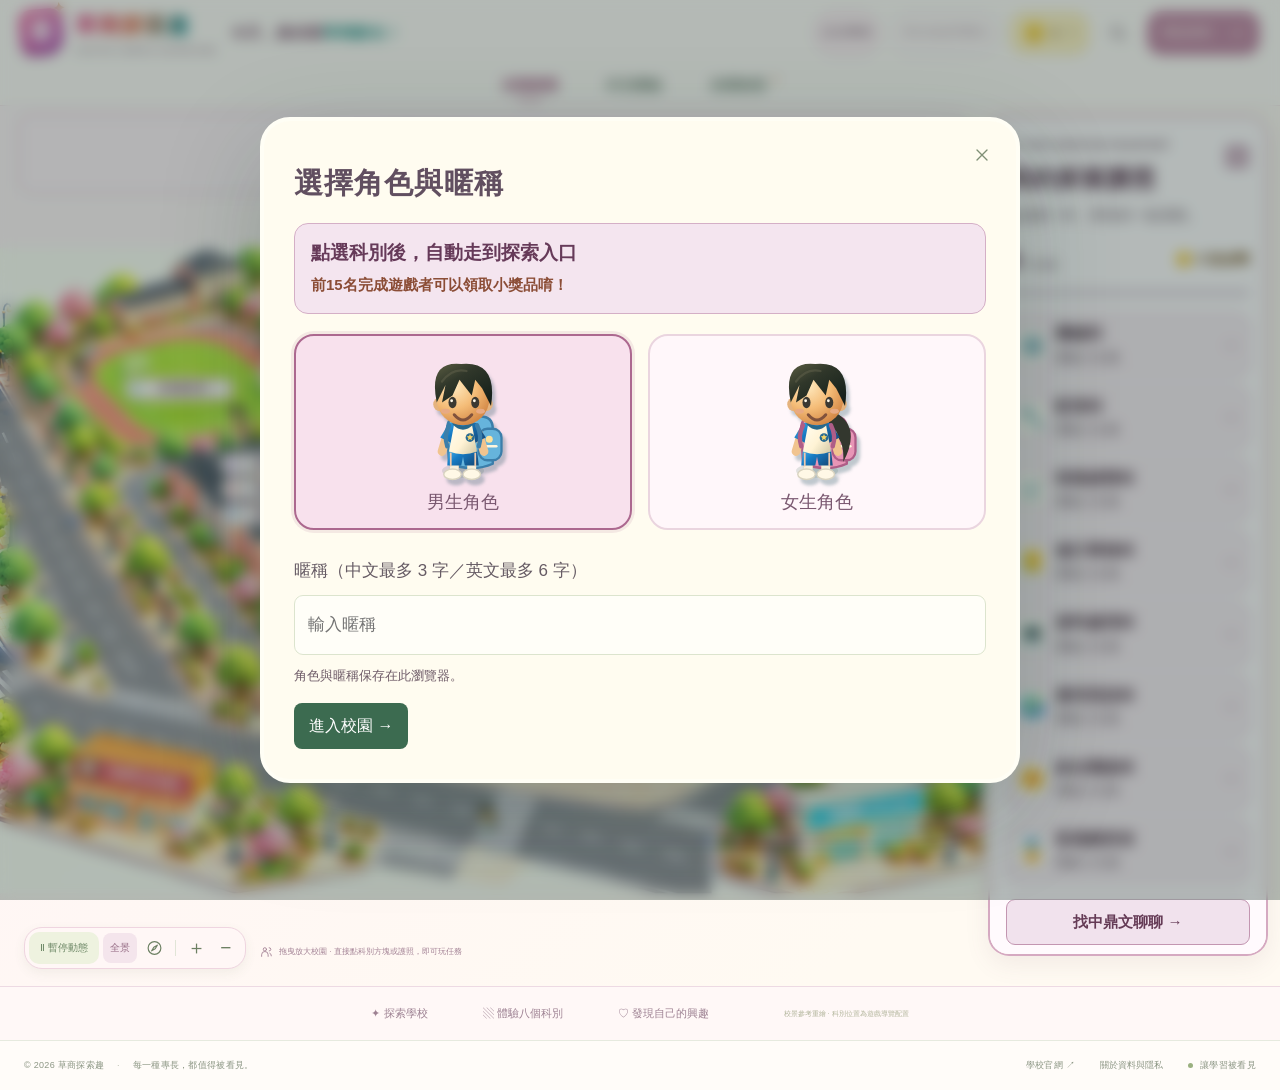
<file: index.html>
<!DOCTYPE html>
<html lang="zh-Hant">
<head>
<meta charset="UTF-8"><meta name="viewport" content="width=device-width, initial-scale=1.0">
<meta name="theme-color" content="#fff3f7"><title>草商探索趣｜今天，換你當草商新生！</title>
<link rel="icon" type="image/svg+xml" href="assets/campus-favicon.svg">
<link rel="preload" as="image" href="assets/campus-macaron.png?v=iron-roofs2-pavilion">
<link rel="preload" as="image" href="assets/groundskeeper-cat.png">
<link rel="stylesheet" href="assets/campus.css">
<link rel="stylesheet" href="assets/campus-layout.css?v=supporter-original1">
<link rel="stylesheet" href="assets/data-processing-intro.css?v=shared-photos2">
<link rel="stylesheet" href="assets/campus-player.css?v=restart-round1">
<link rel="stylesheet" href="assets/campus-rewards.css?v=gas-clear1">
</head>
<body>
<svg class="icon-library" aria-hidden="true"><defs>
<symbol id="i-compass" viewBox="0 0 24 24"><circle cx="12" cy="12" r="9"/><path d="m16 8-3 5-5 3 3-5z"/></symbol>
<symbol id="i-search" viewBox="0 0 24 24"><circle cx="10.5" cy="10.5" r="6.5"/><path d="m16 16 4 4"/></symbol>
<symbol id="i-arrow" viewBox="0 0 24 24"><path d="M5 12h14m-5-5 5 5-5 5"/></symbol>
<symbol id="i-close" viewBox="0 0 24 24"><path d="m6 6 12 12M18 6 6 18"/></symbol>
<symbol id="i-pin" viewBox="0 0 24 24"><path d="M19 10c0 5-7 11-7 11S5 15 5 10a7 7 0 1 1 14 0Z"/><circle cx="12" cy="10" r="2"/></symbol>
<symbol id="i-book" viewBox="0 0 24 24"><path d="M12 5v15M3 4c4-1 6 0 9 2 3-2 5-3 9-2v14c-4-1-6 0-9 2-3-2-5-3-9-2Z"/></symbol>
<symbol id="i-signal" viewBox="0 0 24 24"><path d="M5 19v-4m7 4V9m7 10V3"/></symbol>
<symbol id="i-settings" viewBox="0 0 24 24"><path d="M4 7h16M4 17h16"/><circle cx="9" cy="7" r="3"/><circle cx="15" cy="17" r="3"/></symbol>
<symbol id="i-people" viewBox="0 0 24 24"><circle cx="9" cy="8" r="3"/><path d="M3 21v-3a6 6 0 0 1 12 0v3m2-16a3 3 0 0 1 0 6m1 4a5 5 0 0 1 3 5"/></symbol>
<symbol id="i-leaf" viewBox="0 0 24 24"><path d="M20 3C8 2 2 8 6 15c7 5 14-1 14-12ZM4 21 15 9"/></symbol>
<symbol id="i-grid" viewBox="0 0 24 24"><rect x="3" y="3" width="7" height="7" rx="2"/><rect x="14" y="3" width="7" height="7" rx="2"/><rect x="3" y="14" width="7" height="7" rx="2"/><rect x="14" y="14" width="7" height="7" rx="2"/></symbol>
<symbol id="i-clock" viewBox="0 0 24 24"><circle cx="12" cy="12" r="9"/><path d="M12 7v5l3 2"/></symbol>
<symbol id="i-award" viewBox="0 0 24 24"><circle cx="12" cy="8" r="5"/><path d="m8 12-2 9 6-3 6 3-2-9"/></symbol>
</defs></svg>
<header class="header">
<div class="header-identity"><a href="./" class="brand" aria-label="草商探索趣首頁"><span class="brand-mark">草<span>✦</span></span><span><span class="brand-name">草商探索趣</span><small>CAOTUN CAMPUS ADVENTURE</small></span></a><h1 class="header-slogan">今天，換你當<span>草商新生！</span></h1></div>
<nav aria-label="主要導覽"><button class="nav-btn active" data-view="map">校園樂園</button><button class="nav-btn" data-view="courses">科別體驗</button><button class="nav-btn" data-view="activity">校園動態 <span class="nav-dot"></span></button></nav>
<div class="header-right"><button id="quest-wallet" class="quest-wallet" aria-label="查看金幣與獎品小舖">🪙 0 / 8</button><span class="demo-pill"><i></i><span id="data-mode">示範動態模式</span></span><button class="icon-btn search-toggle" aria-label="搜尋科別"><svg><use href="#i-search"/></svg></button><button class="visit-btn" id="visit">開始探索 <svg><use href="#i-arrow"/></svg></button></div>
</header>
<main>
<section class="map-page" id="map-page">
<div class="player-walk-guide"><span aria-hidden="true">👣</span><div><strong>點選科別後，自動走到探索入口</strong><small>前15名完成遊戲者可以領取小獎品唷！</small></div></div>
<div id="map-viewport" class="map-viewport" aria-label="可拖曳、縮放與選取的立體校園地圖"><svg id="campus-map" viewBox="0 0 1240 815" role="group" aria-label="草商探索趣互動地圖"><defs><linearGradient id="student-skin" x1="0" y1="0" x2=".85" y2="1"><stop stop-color="#ffe5b8"/><stop offset=".55" stop-color="#efbf83"/><stop offset="1" stop-color="#d89d65"/></linearGradient><linearGradient id="student-hair" x2="1" y2="1"><stop stop-color="#575749"/><stop offset=".5" stop-color="#2c3029"/><stop offset="1" stop-color="#1f251f"/></linearGradient><linearGradient id="uniform-blue" x2="1" y2="1"><stop stop-color="#307eac"/><stop offset="1" stop-color="#1b537b"/></linearGradient><filter id="shadow" x="-40%" y="-50%" width="180%" height="230%"><feGaussianBlur stdDeviation="12"/></filter><filter id="soft-shadow" x="-50%" y="-50%" width="200%" height="230%"><feDropShadow dx="0" dy="7" stdDeviation="5" flood-color="#356855" flood-opacity=".16"/></filter><linearGradient id="water" x2="0" y2="1"><stop stop-color="#d2e9e5"/><stop offset="1" stop-color="#c3e1db"/></linearGradient><pattern id="water-grid" width="55" height="32" patternUnits="userSpaceOnUse"><path d="M23 17q6 3 12 0" stroke="#86bdb1" stroke-width="1" fill="none" opacity=".24"/></pattern></defs><g id="map-world"></g></svg></div>
<div class="map-caption"><span class="tiny-orbit"></span>每個科別，都有新的可能<span class="caption-line"></span><span>點選科別方塊，開始體驗</span></div>
<aside class="passport-panel" id="passport-panel" aria-label="探索護照"></aside><aside class="live-panel" hidden><div class="panel-top"><div><span class="eyebrow">CAMPUS HAPPENINGS</span><h2>校園裡，正在發生</h2></div><span class="pulse-label"><i></i><span id="live-label">DEMO</span></span></div><div class="panel-tabs"><button class="active" data-feed="all">最新動態</button><button data-feed="event">活動消息</button></div><div id="feed-list" aria-live="polite"></div><button class="all-activity" data-view="activity">看看校園的大小事 <svg><use href="#i-arrow"/></svg></button><div class="bot-note"><span class="bot-face">▣</span><span>TA bot 的校園觀測站<small id="bot-note">示範動態 · 尚未連接 Discord</small></span><button class="icon-btn" id="connect-bot" aria-label="設定 TA bot 資料來源"><svg><use href="#i-settings"/></svg></button></div></aside>
<div class="map-controls"><button id="toggle-walk" class="walk-toggle" aria-pressed="false">Ⅱ 暫停散步</button><button id="map-fit" class="map-fit" aria-label="查看完整校園全景">全景</button><button class="icon-btn" id="reset-map" aria-label="重設地圖視角"><svg><use href="#i-compass"/></svg></button><span></span><button class="icon-btn" id="zoom-in" aria-label="放大地圖">＋</button><button class="icon-btn" id="zoom-out" aria-label="縮小地圖">−</button></div>
<div class="map-hint"><svg><use href="#i-people"/></svg>拖曳放大校園 · 直接點科別方塊或護照，即可玩任務</div>
<div class="campus-guide"><span>你的探索起點</span><b>還沒想好方向？</b><button id="random-department">幫我選個科別 <svg><use href="#i-arrow"/></svg></button><span class="guide-flower">✿</span></div>
</section>
<section id="content-page" class="content-page" hidden></section>
<section class="stats-bar" hidden aria-label="校園示範統計"><div class="stats-intro"><span class="small-logo">✳</span><div>校園的每一天，<br><b>都有新的成長。</b></div></div><div class="stat"><span><svg><use href="#i-grid"/></svg>探索科別</span><strong>08<small>科</small></strong></div><div class="stat"><span><svg><use href="#i-people"/></svg>本週互動次數</span><strong id="stat-interactions">1,286<small>次</small></strong></div><div class="stat"><span><svg><use href="#i-book"/></svg>進行中的學習活動</span><strong id="stat-activities">12<small>項</small></strong></div><div class="stat"><span><svg><use href="#i-award"/></svg>本月證照學習里程碑</span><strong id="stat-milestones">38<small>筆</small></strong></div><span class="stats-label" id="stats-label">校園動態為示範數據</span></section>
<section class="adventure-promise"><span>✦ 探索學校</span><span>▧ 體驗八個科別</span><span>♡ 發現自己的興趣</span><small>校景參考重繪 · 科別位置為遊戲導覽配置</small></section>
</main>
<footer><span>© <span id="year"></span> 草商探索趣 <span class="footer-dot">·</span> 每一種專長，都值得被看見。</span><div><a href="https://www.ttvs.ntct.edu.tw/" target="_blank" rel="noopener noreferrer">學校官網 ↗</a><button id="source-info">關於資料與隱私</button><span class="built-with"><i></i>讓學習被看見</span></div></footer>
<div class="modal-backdrop" id="modal-backdrop" hidden><section class="dialog" id="dialog" role="dialog" aria-modal="true" aria-labelledby="dialog-title" tabindex="-1"></section></div>
<div class="toast" id="toast" role="status" hidden></div>
<script src="assets/curriculum-data.js" defer></script>
<script src="assets/campus-life.js?v=header-supporter3d1" defer></script>
<script src="assets/reward-config.js?v=gas-clear1" defer></script>
<script src="assets/campus-rewards.js?v=gas-clear1" defer></script>
<script src="assets/campus-quests.js?v=gas-clear1" defer></script>
<script src="assets/campus-art.js" defer></script>
<script src="assets/campus-map.js?v=header-supporter3d1" defer></script>
<script src="assets/campus-navigation.js?v=header-supporter3d1" defer></script>
<script src="assets/campus-visitor.js?v=supporter-cutout1" defer></script>
<script src="assets/campus-missions.js?v=backpack-player1" defer></script>
<script src="assets/campus-guides.js?v=readable1" defer></script>
<script src="assets/data-processing-intro.js?v=shared-photos2" defer></script>
<script src="assets/business-management-intro.js?v=business-photos1" defer></script>
<script src="assets/campus-player.js?v=restart-round1" defer></script>
<script src="assets/campus-gestures.js?v=pinch-review2" defer></script>
<script src="assets/campus-app.js?v=gas-clear1" defer></script>
</body></html>
</file>
<file: assets/campus.css>
:root{--ink:#263d36;--muted:#7d8c83;--green:#2c6a50;--line:#e4e9df;--cream:#fbfcf6;--orange:#e69b67}*{box-sizing:border-box}body{margin:0;color:var(--ink);background:#fbfcf7;font-family:Inter,"Noto Sans TC","PingFang TC","Microsoft JhengHei",sans-serif;font-size:14px;-webkit-font-smoothing:antialiased}button,a,input{font:inherit}button,a{-webkit-tap-highlight-color:transparent}button{cursor:pointer}a{color:inherit;text-decoration:none}button{color:inherit}button:focus-visible,a:focus-visible,[role=button]:focus-visible,input:focus-visible{outline:3px solid #d4a45c;outline-offset:4px}button{border:0;background:none}svg{width:20px;height:20px;fill:none;stroke:currentColor;stroke-width:1.65;stroke-linecap:round;stroke-linejoin:round;flex-shrink:0}[hidden]{display:none!important}.icon-library{position:absolute;width:0;height:0;overflow:hidden}.header{height:96px;display:flex;align-items:center;justify-content:space-between;padding:0 4.2%;border-bottom:1px solid #e5e9de;background:#fcfcf7;position:relative;z-index:5}.brand{display:flex;gap:12px;align-items:center;font-weight:800;font-size:23px;letter-spacing:1px}.brand small{display:block;font-size:8px;font-weight:600;letter-spacing:2.1px;margin-top:6px}.brand-mark{width:43px;height:47px;background:#33674f;color:#fcf7da;display:grid;place-items:center;font-size:28px;position:relative;transform:rotate(-5deg);border-radius:13px 15px 17px 12px}.brand-mark span{position:absolute;font-size:15px;right:-6px;top:-8px;color:#d8a563}.header nav{height:100%;display:flex;gap:33px;align-items:stretch;margin-left:38px}.nav-btn{position:relative;color:#829085;font-size:14px;font-weight:600;padding:0 4px}.nav-btn.active{color:#2a624a}.nav-btn.active:after{position:absolute;content:'';bottom:22px;left:30%;right:30%;height:3px;border-radius:3px;background:#387655}.nav-dot{display:inline-block;width:5px;height:5px;background:#dca078;border-radius:50%;margin-bottom:8px;margin-left:3px}.header-right{display:flex;gap:18px;align-items:center}.demo-pill{font-size:11px;display:flex;align-items:center;gap:6px;color:#7c886e}.demo-pill i,.pulse-label i,.built-with i{width:6px;height:6px;background:#74a482;border-radius:50%;display:inline-block}.icon-btn{display:grid;place-items:center;width:34px;height:34px;border-radius:8px}.icon-btn:hover{background:#edf1e7}.visit-btn{background:#2f644d;color:#fffef3;padding:12px 16px;display:flex;align-items:center;gap:18px;border-radius:8px;font-size:12px}.visit-btn svg{width:15px}.map-page{height:748px;position:relative;overflow:hidden;background:radial-gradient(ellipse at 43% 48%,#dfede4 0,#ecf2e9 54%,#f3f4eb 100%)}.map-page:after{content:'';position:absolute;inset:0;pointer-events:none;background:radial-gradient(ellipse at 55% 20%,transparent 30%,#f0f3e52a 70%)}.intro{position:absolute;z-index:2;top:47px;left:4.2%;pointer-events:none}.eyebrow{font-size:10px;letter-spacing:2.5px;font-weight:650;color:#7c917f}.intro .eyebrow{display:flex;align-items:center;gap:8px;letter-spacing:3px}.eyebrow>span{width:17px;height:1px;background:#748b72}.intro h1{font-size:43px;line-height:1.5;letter-spacing:2px;margin:19px 0 17px;font-weight:800;position:relative}.intro h1 span{color:#387052;position:relative;white-space:nowrap}.intro h1 span:after{content:'';height:9px;background:#d6deb5b3;position:absolute;bottom:1px;left:0;right:0;border-radius:50%;z-index:-1}.hero-star{position:absolute;width:26px;height:26px;right:-21px;top:62px;color:#be9c62;stroke-width:.6;fill:#be9c62}.intro p{color:#7b887c;font-size:13px;line-height:1.95;letter-spacing:.7px;margin:0}.intro-bottom{display:flex;align-items:center;gap:10px;margin-top:24px;font-size:9px;color:#7d8979}.intro-bottom small{display:block;font-size:8px;color:#98a293;margin-top:4px}.avatars{display:flex;padding-left:5px}.avatars b{font-size:9px;font-weight:500;display:grid;place-items:center;height:25px;width:25px;border:2px solid #eff3e8;margin-left:-5px;border-radius:50%;background:#d9c4a5;color:#665b42}.avatars b:nth-child(2){background:#b0c8ae}.avatars b:nth-child(3){background:#e6ba9b}.avatars b:nth-child(4){background:#fffaf0;color:#8c977f}.map-toolbar{position:absolute;top:30px;left:38.5%;display:flex;gap:6px;z-index:3;padding:6px;background:#fbfcf1cc;border:1px solid #fff9;border-radius:30px;box-shadow:0 4px 20px #465f4010}.chip{border-radius:24px;font-size:10px;display:flex;align-items:center;gap:6px;padding:10px 12px;white-space:nowrap;color:#89907e}.chip svg{width:13px;height:13px}.chip.active{background:#3b6d51;color:white;box-shadow:0 3px 6px #2a5d4f1a}.chip:hover:not(.active){background:#e9eedf}.dot{display:inline-block;height:6px;width:6px;border-radius:50%}.engineering{background:#dbac74}.business{background:#9eabcf}.community{background:#8ab17d}.map-viewport{position:absolute;width:calc(100% - 286px);height:790px;left:0;top:34px;cursor:grab;touch-action:none;z-index:1}.map-viewport.dragging{cursor:grabbing}.map-viewport>svg{height:100%;width:100%;overflow:visible;stroke:none}.map-viewport .island{cursor:pointer;outline:none;transition:opacity .3s}.map-viewport .island.dim{opacity:.22}.map-viewport .island:focus-visible .island-top{stroke:#386a4f;stroke-width:4}.island-top{transition:filter .25s}.island:hover .island-top{filter:brightness(1.04)}.island-label{font-family:inherit;pointer-events:none;stroke:none}.island-label .label-name{font-size:13px;fill:#3d5e4d;font-weight:700;letter-spacing:.4px}.island-label .label-sub{font-size:8px;fill:#8a9b86}.island:hover .label-bg{fill:#fffdf0}.label-bg{fill:#fcfff4;filter:drop-shadow(0 3px 5px #3a60441a)}.map-caption{position:absolute;left:34%;bottom:89px;font-size:10px;color:#7a9387;display:flex;align-items:center;gap:10px;z-index:2;pointer-events:none;letter-spacing:1px}.tiny-orbit{width:9px;height:9px;border:1px solid #91a38b;border-radius:50%}.caption-line{height:1px;width:28px;background:#b1c2ad}.map-caption>span:last-child{font-size:9px;color:#8ea18d}.live-panel{position:absolute;z-index:3;right:3.3%;top:111px;width:268px;background:#fcfdf8ed;border:1px solid #fff;border-radius:16px;box-shadow:0 10px 35px #4a695312;overflow:hidden}.panel-top{padding:23px 21px 17px;display:flex;justify-content:space-between;align-items:center}.panel-top .eyebrow{font-size:8px;letter-spacing:1.4px;color:#929d86}.panel-top h2{font-size:19px;letter-spacing:1px;margin:9px 0 0}.pulse-label{display:flex;align-items:center;gap:5px;font-size:8px;color:#7e9d71;letter-spacing:1px;border:1px solid #e1e9d8;padding:5px 7px;border-radius:12px}.pulse-label i{width:4px;height:4px}.panel-tabs{display:flex;gap:24px;border-bottom:1px solid #e9eddf;padding:0 21px}.panel-tabs button{font-size:11px;padding:0 0 12px;color:#9ba18f;position:relative}.panel-tabs button.active{color:#43734b}.panel-tabs button.active:after{content:'';height:2px;background:#527a4b;position:absolute;bottom:0;left:0;right:0}.feed-item{padding:18px 20px 16px;width:100%;text-align:left;display:flex;gap:10px;align-items:flex-start;border-bottom:1px solid #edf0e5;transition:background .2s}.feed-item:hover{background:#f0f4e8}.feed-icon{width:31px;height:31px;display:grid;place-items:center;border-radius:9px;flex-shrink:0;font-size:14px}.feed-item h3{font-size:11px;line-height:1.7;margin:0 0 6px;font-weight:600}.feed-meta{font-size:9px;color:#9ba391;display:flex;align-items:center;gap:6px}.feed-meta b{font-size:8px;font-weight:500;color:#7f9179;background:#edf2e4;padding:2px 5px;border-radius:3px}.all-activity{display:flex;align-items:center;justify-content:center;gap:18px;font-size:10px;color:#66815d;padding:17px;width:100%}.all-activity svg{width:13px;height:13px}.bot-note{display:flex;align-items:center;gap:9px;background:#f0f3e9;border-top:1px dashed #dbe2cf;padding:13px 14px;font-size:10px;color:#6d7e60}.bot-note small{display:block;font-size:8px;color:#9ba38d;margin-top:4px}.bot-face{font-size:26px;color:#8eaa77}.bot-note .icon-btn{margin-left:auto;width:25px;height:25px}.bot-note svg{width:14px}.map-controls{display:flex;align-items:center;position:absolute;right:26%;bottom:28px;background:#fffff4;border:1px solid #e0e6d6;border-radius:10px;padding:5px;box-shadow:0 4px 8px #59734f08;z-index:3}.map-controls .icon-btn{width:30px;height:30px;font-size:19px;color:#6d8063}.map-controls .icon-btn svg{width:17px}.map-controls>span{width:1px;height:16px;background:#e1e5d7;margin:0 5px}.map-hint{position:absolute;bottom:38px;left:36.5%;font-size:9px;color:#8c9e89;display:flex;align-items:center;gap:6px;z-index:2}.map-hint svg{width:13px;height:13px}.island-guide{position:absolute;left:4.2%;bottom:40px;z-index:2;width:235px;padding:18px 22px;background:#fbfcf0c2;border:1px solid #fff;border-radius:12px;box-shadow:0 8px 25px #45634805}.island-guide>span:first-child{font-size:8px;letter-spacing:2px;color:#98a186;display:block}.island-guide b{font-size:13px;display:block;margin:9px 0}.island-guide button{display:flex;align-items:center;gap:15px;font-size:10px;color:#7d9472;padding:0}.island-guide svg{width:13px;height:13px}.guide-flower{position:absolute;font-size:47px;color:#c1cdb0;right:17px;top:28px}.stats-bar{display:flex;align-items:center;padding:29px 5% 35px;background:#fbfcf5;border-top:1px solid #e5e9dc;position:relative;gap:0}.stats-intro{display:flex;align-items:center;gap:13px;font-size:12px;line-height:1.9;flex:1.2}.small-logo{width:41px;height:43px;border-radius:12px;display:grid;place-items:center;background:#eaf0de;color:#728758;font-size:30px}.stats-intro b{font-weight:600}.stat{flex:1;border-left:1px solid #e8ebdf;padding-left:39px}.stat>span{font-size:10px;color:#8b9681;display:flex;align-items:center;gap:7px}.stat svg{width:13px;height:13px}.stat strong{font-size:30px;letter-spacing:1px;display:block;font-weight:550;margin-top:10px;color:#3b5d46;font-family:Georgia,"Times New Roman",serif}.stat strong small{font-size:10px;color:#929d88;margin-left:7px;font-family:inherit;font-weight:400}.stats-label{position:absolute;right:4.2%;bottom:11px;font-size:8px;color:#a1a78e}footer{display:flex;justify-content:space-between;gap:15px;align-items:center;font-size:9px;color:#8d9785;padding:23px 4.2%;border-top:1px solid #e6eadf;letter-spacing:.3px}footer>div{display:flex;align-items:center;gap:25px}footer button{font-size:9px;padding:0;color:inherit}.footer-dot{margin:0 10px;color:#b8bdae}.built-with{display:flex;align-items:center;gap:7px}.built-with i{height:5px;width:5px;background:#9ab080}.content-page{min-height:740px;padding:65px 8%;background:#f0f4e9}.page-eyebrow{font-size:10px;letter-spacing:3px;color:#7b9273}.content-page h1{font-size:36px;margin:14px 0}.page-description{color:#87917f;line-height:1.9;font-size:13px}.course-grid{display:grid;grid-template-columns:repeat(3,1fr);gap:20px;margin-top:35px}.course-card{padding:25px;text-align:left;border-radius:17px;background:#fffef5;border:1px solid #e4e9da;transition:transform .2s,box-shadow .2s}.course-card:hover{transform:translateY(-5px);box-shadow:0 10px 25px #3152380b}.course-card .card-icon{font-size:30px;margin-bottom:20px;display:block}.course-card h2{font-size:18px;margin:10px 0}.course-card p{font-size:12px;line-height:1.9;color:#839077;min-height:45px}.course-card .tag{font-size:10px;color:#728968;background:#edf1e6;border-radius:5px;display:inline-block;padding:5px 8px;margin-top:8px}.card-bottom{display:flex;justify-content:space-between;align-items:center;margin-top:22px;font-size:11px;color:#5e7c54}.activity-list{margin-top:30px;max-width:800px}.activity-list .feed-item{border:1px solid #e2e8d9;border-radius:12px;background:#fcfdf5;margin-bottom:12px;padding:22px}.activity-list .feed-item h3{font-size:15px}.activity-list .feed-meta{font-size:11px}.activity-list .feed-icon{height:43px;width:43px;font-size:20px}.modal-backdrop{position:fixed;inset:0;background:#203a3155;z-index:20;backdrop-filter:blur(7px);display:flex;align-items:center;justify-content:center;padding:24px}.dialog{width:560px;max-width:100%;max-height:88dvh;overflow-y:auto;background:#fcfdf5;border-radius:22px;box-shadow:0 30px 100px #12312535;padding:33px;position:relative;outline:0}.dialog-close{position:absolute;top:18px;right:18px;color:#7f8f75}.dialog-hero{height:115px;border-radius:13px;display:flex;align-items:center;justify-content:center;font-size:64px;margin:14px 0 25px;position:relative}.dialog .eyebrow{font-size:9px;letter-spacing:2px}.dialog h2{font-size:25px;letter-spacing:1px;margin:11px 0}.dialog p{font-size:13px;color:#7e8c74;line-height:1.95}.dialog h3{font-size:13px;margin:24px 0 13px}.dialog ul{padding-left:19px;line-height:2.1;font-size:12px;color:#74836a}.detail-tags{display:flex;gap:8px;flex-wrap:wrap}.detail-tags span{font-size:11px;padding:8px 11px;background:#eaf0e0;border-radius:7px;color:#68825b}.notice{padding:13px 15px;border-radius:9px;font-size:10px;line-height:1.8;background:#f1eedf;color:#8c815f;margin:20px 0}.dialog-footer{border-top:1px solid #e2e8d8;padding-top:16px;display:flex;align-items:center;justify-content:space-between;font-size:10px;color:#849277}.dialog-footer button,.primary-btn{background:#3c6b50;color:#fff;border-radius:8px;padding:11px 15px;font-size:12px}.dialog a{color:#47734e;text-decoration:underline}.dialog label{font-size:12px;display:block;margin:25px 0 9px}.dialog input{width:100%;border:1px solid #dce4ce;background:#fffef8;padding:13px;border-radius:9px;color:#36543b;font-size:13px}.form-actions{display:flex;gap:10px;margin-top:20px;align-items:center}.secondary-btn{padding:10px 14px;border:1px solid #d8e1cd;border-radius:8px;color:#7c8c70;font-size:12px}.form-status{font-size:11px;color:#9d633f;line-height:1.9;min-height:18px;margin-top:12px}.search-results{margin-top:18px}.search-result{display:flex;text-align:left;gap:14px;align-items:center;width:100%;padding:14px 8px;border-bottom:1px solid #e6ebdd;font-size:14px}.search-result span{font-size:24px}.search-result small{display:block;color:#8c9b80;font-size:10px;margin-top:5px}.search-result:hover{background:#edf2e4}.toast{position:fixed;bottom:35px;left:50%;transform:translateX(-50%);background:#2f5541;color:#fffdf1;border-radius:10px;padding:14px 24px;font-size:12px;z-index:30;box-shadow:0 10px 25px #23483026}.code-block{background:#edf2e4;padding:14px;border-radius:9px;overflow:auto;font-size:10px;color:#63785a;line-height:1.9}.map-viewport:before{content:'';position:absolute;width:300px;height:130px;left:45%;bottom:180px;border-radius:50%;background:#a7c5b1;opacity:.1;filter:blur(30px);pointer-events:none}@media(min-width:1500px){.map-page{height:790px}.map-viewport{left:4%;width:calc(100% - 390px)}.intro{top:65px}.live-panel{right:4.2%;width:290px;top:135px}.map-toolbar{left:40%}}@media(max-width:1150px){.header{padding:0 3%;height:82px}.brand{font-size:19px}.header nav{gap:20px;margin-left:0}.header-right{gap:10px}.demo-pill{display:none}.intro{left:3%;top:34px}.intro h1{font-size:34px}.intro p{font-size:11px}.intro-bottom{display:none}.live-panel{right:2%;width:234px;top:105px}.panel-top{padding:19px 17px 14px}.panel-top h2{font-size:17px}.feed-item{padding:15px}.map-toolbar{left:34%;top:24px;gap:0}.chip{padding:9px 9px;font-size:9px}.map-page{height:680px}.map-viewport{width:calc(100% - 180px);left:-60px;top:12px;height:740px}.map-caption{left:29%;bottom:85px;font-size:9px}.map-hint{left:31%;bottom:36px;font-size:8px}.map-controls{right:26%;bottom:25px}.island-guide{left:3%;width:205px;bottom:30px;padding:16px}.guide-flower{font-size:37px}.stat{padding-left:25px}.stats-intro{font-size:10px}.stat>span{font-size:9px}.stats-bar{padding-left:3%;padding-right:3%}.stat strong{font-size:27px}footer{font-size:8px;padding:20px 3%}footer>div{gap:15px}}
@media(max-width:800px){.header{height:74px;padding:0 5%}.brand{font-size:18px;gap:9px}.brand small{font-size:6px;letter-spacing:1.5px}.brand-mark{height:36px;width:34px;font-size:22px}.header nav{display:none}.header-right{gap:5px}.visit-btn{font-size:10px;padding:10px 12px;gap:8px}.visit-btn svg{width:13px}.map-page{height:1160px}.intro{top:33px;left:6%}.intro h1{font-size:35px;margin:12px 0}.intro p{font-size:11px}.intro .eyebrow{font-size:8px}.hero-star{right:-13px;top:50px;width:20px}.map-toolbar{top:282px;left:50%;transform:translateX(-50%);max-width:94%;padding:4px;gap:2px}.chip{font-size:9px;padding:9px 10px}.map-viewport{width:100%;height:600px;left:0;top:280px}.map-controls{right:6%;bottom:405px}.map-hint{left:6%;bottom:416px;font-size:9px}.map-caption{display:none}.live-panel{left:6%;right:6%;top:801px;width:auto}.panel-top{padding:17px 20px 14px}.panel-top>div{display:flex;gap:12px;align-items:center;flex-direction:row-reverse}.panel-top h2{margin:0;font-size:16px}.panel-top .eyebrow{font-size:7px}.panel-tabs{display:none}.feed-item{padding:12px 19px;gap:12px}.feed-item h3{margin:0 0 3px;font-size:11px}.feed-icon{width:28px;height:28px}.feed-meta{font-size:8px}.all-activity{padding:12px}.bot-note{padding:10px 15px}.island-guide{left:auto;right:6%;top:54px;bottom:auto;width:126px;padding:14px 12px;background:#f9fbef90}.island-guide>span:first-child{font-size:7px;letter-spacing:1px}.island-guide b{font-size:10px;margin:8px 0 10px}.island-guide button{font-size:8px;gap:4px}.guide-flower{position:static!important;display:block;font-size:40px;text-align:center;margin-top:10px;color:#abbf99}.stats-bar{padding:24px 6% 30px;display:grid;grid-template-columns:1fr 1fr;gap:26px}.stats-intro{display:none}.stat{padding-left:18px;border-left:2px solid #e2e8d6}.stat>span{font-size:9px}.stat strong{font-size:29px;margin-top:7px}.stats-label{font-size:7px;bottom:8px;right:6%}footer{padding:20px 6%;align-items:flex-start;flex-direction:column;font-size:8px;gap:13px}footer>div{width:100%;gap:20px}.built-with{margin-left:auto}.content-page{padding:35px 6%;min-height:750px}.content-page h1{font-size:29px}.course-grid{grid-template-columns:1fr 1fr;gap:12px;margin-top:25px}.course-card{padding:18px 15px}.course-card h2{font-size:16px}.course-card p{font-size:10px}.course-card .card-icon{font-size:25px;margin-bottom:12px}.card-bottom{font-size:9px}.dialog{padding:27px 23px;max-height:88dvh;border-radius:17px}.dialog h2{font-size:22px}.dialog-hero{height:90px;font-size:52px}.modal-backdrop{padding:15px}.dialog p{font-size:12px}.dialog .notice{font-size:9px}.toast{bottom:20px;max-width:90%;width:max-content;font-size:11px}.header:after{content:'';position:absolute;bottom:0;left:0;right:0;height:1px;background:#e2e8da}}
@media(prefers-reduced-motion:reduce){*{scroll-behavior:auto!important;transition:none!important;animation:none!important}} 
/* Keep the map clear of the introduction and information controls. */
@media(min-width:801px){.map-caption{left:34%;bottom:68px}.map-viewport{top:12px;height:724px}.map-hint{bottom:30px}.island-guide{bottom:28px;width:225px}.guide-flower{font-size:38px;right:12px}.map-caption{display:none}}
@media(max-width:800px){.header{height:112px;padding-bottom:38px}.header nav{display:flex;position:absolute;left:6%;right:6%;bottom:0;height:38px;align-items:stretch;justify-content:center;gap:45px;margin:0}.nav-btn{font-size:10px;padding:0 2px}.nav-btn.active:after{bottom:0;left:10%;right:10%;height:2px}.nav-dot{width:4px;height:4px;margin-bottom:5px}.island-guide{display:none}.intro h1{font-size:36px;letter-spacing:1px}.intro{top:29px}.intro p{font-size:12px}.map-toolbar{top:268px}.map-viewport{width:calc(100% + 80px);left:-40px;height:420px;top:306px}.map-controls{bottom:405px}.map-hint{bottom:414px;left:6%;font-size:8px}.live-panel{top:795px}.map-page{height:1160px}}
.program-tabs{display:flex;gap:8px;border-bottom:1px solid #e3e9d9;padding-bottom:12px;margin-top:25px;flex-wrap:wrap}.program-tabs button{border:1px solid #d9e2ce;border-radius:8px;padding:9px 15px;font-size:12px;color:#728765}.program-tabs button.active{background:#3b6b50;border-color:#3b6b50;color:#fff}.program-intro{padding-top:23px}.program-intro h3{font-size:20px;margin:12px 0 20px}.program-intro h3 small{display:block;font-size:10px;color:#87967c;margin-top:8px;font-weight:400}.credit-overview{display:grid;grid-template-columns:repeat(4,1fr);gap:8px;background:#edf2e4;padding:18px 12px;border-radius:12px}.credit-overview div{text-align:center;border-right:1px solid #dae3ce}.credit-overview div:last-child{border:0}.credit-overview strong{display:block;font-size:24px;font-family:Georgia,serif;color:#456746}.credit-overview span{display:block;font-size:9px;color:#87977a;margin-top:6px}.highlight-courses{display:grid;grid-template-columns:1fr 1fr;gap:8px}.highlight-courses>span{font-size:11px;display:flex;align-items:center;justify-content:space-between;gap:8px;background:#f0f3e8;border-radius:7px;padding:11px 10px;color:#627b55;line-height:1.6}.highlight-courses b{font-weight:400;white-space:nowrap;font-size:9px;color:#8a9c7b}.course-source{margin-top:15px;font-size:10px;line-height:1.9}.certificate-info{border-left:3px solid #d7e2c7;padding-left:15px;font-size:10px;line-height:1.8}.certificate-info p{font-size:11px}.island-activity-link{display:block;font-size:11px;color:#758b65;margin:23px auto 0}.curriculum-badge{display:flex;align-items:center;gap:9px;font-size:11px;color:#577c4f;margin-top:25px}.curriculum-badge svg{width:16px;height:16px}.curriculum-badge span{color:#92a083;font-size:10px}.curriculum-badge a{margin-left:10px;text-decoration:underline;text-underline-offset:4px}.curriculum-catalog{margin-top:65px;border-top:1px solid #dbe5cf;padding-top:40px;scroll-margin-top:30px}.curriculum-catalog h2{font-size:28px;letter-spacing:1px;margin:15px 0}.catalog-filters{display:grid;grid-template-columns:1.2fr .8fr 1fr 1.6fr;gap:14px;margin:25px 0}.catalog-filters label{font-size:10px;letter-spacing:.5px;color:#839376;display:flex;flex-direction:column;gap:9px}.catalog-filters select,.catalog-filters input{min-width:0;width:100%;border:1px solid #d7e2c9;color:#4e6d47;border-radius:8px;background:#fbfdf5;padding:12px 10px;height:42px;font-size:11px}.catalog-summary{padding-top:15px;display:flex;align-items:center;justify-content:space-between;gap:15px;font-size:10px;color:#889a7b}.catalog-summary strong{font-size:19px;color:#3e6140;margin-right:12px}.catalog-summary>div>span{font-size:10px}.catalog-source{margin:14px 0 22px;font-size:10px;color:#67885b}.catalog-source a{text-decoration:underline;text-underline-offset:4px}.table-scroll{overflow:auto;border:1px solid #dce5d1;border-radius:12px;background:#fbfdf5;max-height:610px}.course-table{width:100%;border-collapse:separate;border-spacing:0;text-align:left;font-size:11px;min-width:760px}.course-table caption{text-align:left;font-size:10px;padding:14px 20px;color:#7f9373;background:#f5f7ed}.course-table th,.course-table td{padding:13px 10px;border-bottom:1px solid #e7eddf;vertical-align:middle;line-height:1.7}.course-table thead th{font-size:10px;color:#6f8662;background:#eaf0e1;position:sticky;top:0;z-index:1;font-weight:500}.course-table th:first-child{padding-left:20px;min-width:180px}.course-table th[scope=row]{font-weight:500;font-size:12px;color:#496943}.course-table small{display:block;font-size:9px;color:#96a487;font-weight:400;max-width:250px;line-height:1.9}.course-table td{color:#6d8561;white-space:nowrap}.course-table tbody tr:hover{background:#f0f5e8}.course-table .zero-credit{color:#c0cab4}.course-table .total-credit{font-weight:600;color:#4c6c43}.course-kind{display:inline-block;border-radius:4px;background:#edf2e5;padding:2px 5px;font-size:9px;color:#809271}.course-table a{font-size:9px;text-decoration:underline;text-underline-offset:3px}.catalog-footnote{font-size:10px;color:#8a9c7c;line-height:1.9;margin:14px 0 0}.catalog-empty{text-align:center;padding:35px!important}.curriculum-sources{padding:3px 16px 10px;background:#f0f3e7;border-radius:10px;margin-top:20px}.curriculum-sources h3{margin-top:16px}.curriculum-sources p{font-size:11px}.curriculum-sources ul{font-size:10px;line-height:2.3}.dialog .curriculum-sources a{line-height:2}
@media(max-width:800px){.catalog-filters{grid-template-columns:1fr 1fr;gap:12px}.catalog-keyword{grid-column:auto}.catalog-summary{align-items:flex-start;gap:12px;flex-direction:column}.catalog-summary>div>span{display:block;margin-top:8px}.curriculum-catalog h2{font-size:24px}.curriculum-badge{font-size:9px;gap:5px;flex-wrap:wrap}.curriculum-badge span{font-size:8px}.curriculum-badge a{font-size:9px;margin-left:auto}.credit-overview{padding:16px 7px;gap:4px}.credit-overview strong{font-size:23px}.credit-overview span{font-size:8px}.highlight-courses{grid-template-columns:1fr}.curriculum-catalog{margin-top:40px;padding-top:30px}.highlight-courses>span{font-size:11px}.course-source{font-size:9px}.table-scroll{max-height:520px}.program-tabs button{font-size:11px}.chip{padding-left:8px;padding-right:8px;font-size:8px}}
/* A soft, storybook campus with original animal neighbours. */
body{font-family:"Arial Rounded MT Bold","Noto Sans TC","PingFang TC","Microsoft JhengHei",sans-serif;background:#fffdf2}.header{background:#fffdf2}.brand-mark{border-radius:16px 19px 17px 14px;background:#588064;box-shadow:inset 0 -4px #38644930}.map-page{background:radial-gradient(ellipse at 48% 48%,#e0f0dc 0,#eff5dc 55%,#f8f6e5 100%)}.intro h1{color:#3c6047;letter-spacing:2px}.intro h1 span{color:#729756}.hero-star{color:#d7b374}.map-toolbar{background:#fffdf0ef;border:2px solid #fffdf7;box-shadow:0 4px 0 #b9cba324;border-radius:24px}.chip.active{background:#83a571;box-shadow:inset 0 -3px #5c805941}.visit-btn{border-radius:15px;background:#6d9362;box-shadow:inset 0 -3px #466b4b55}.live-panel{background:#fffdf3;border-radius:23px;border:3px solid #fffef8;box-shadow:0 8px 0 #bac9a422,0 12px 30px #4a69500c}.island-guide{border-radius:23px;background:#fffdf0e6;border:2px solid #fffef5}.bot-note{background:#f0f3df}.panel-tabs button.active{color:#6f925c}.map-controls{border-radius:18px;border:2px solid #fffdf5;background:#fffced}.label-bg{fill:#fff5d5;filter:drop-shadow(0 4px 0 #637b3220)}.island-label .label-name{font-size:18px;fill:#4d6b47;font-weight:800;letter-spacing:1px}.map-viewport .island-top{stroke-width:5;stroke-linejoin:round}.island:hover .label-bg,.island:focus-visible .label-bg{fill:#fff0b5}.island:hover .friend-bob{animation:happy-hop .8s ease-in-out infinite}.friend-bob{animation:gentle-bob 4s ease-in-out infinite;transform-origin:center bottom}.animal-friend:nth-child(even) .friend-bob{animation-delay:-1.8s}.course-card{border-radius:25px;background:#fffdf1;border:2px solid #e6ecd7;box-shadow:0 4px 0 #bdc9a021}.course-card .card-icon{background:#eff2da;width:65px;height:65px;display:grid;place-items:center;border-radius:22px}.course-grid{grid-template-columns:repeat(4,1fr);gap:18px}.course-card h2{font-size:19px}.course-card .eyebrow{font-size:8px;letter-spacing:1.3px}.dialog{background:#fffcf0;border:4px solid #fffef5;border-radius:30px;max-width:690px;width:690px;padding:27px}.department-welcome{position:relative;background:var(--department-color);border-radius:22px;padding:25px 24px 20px;margin:22px 0 24px;overflow:hidden}.department-welcome:after{content:'✿';position:absolute;right:25px;bottom:-21px;font-size:110px;color:#fff7;transform:rotate(12deg);pointer-events:none}.department-welcome .eyebrow{font-size:9px;letter-spacing:2px;color:#708460}.department-welcome h2{font-size:29px;color:#3c6248;margin:12px 0}.department-welcome p{font-size:12px;max-width:80%;margin:8px 0 0;color:#678057}.department-mascot{float:right;font-size:48px;margin:2px 0 0 10px;position:relative;z-index:1}.lesson-groups h3{display:flex;align-items:center;gap:8px;font-size:15px;color:#54734b;margin:27px 0 15px}.lesson-groups h3 svg{width:18px}.lesson-groups h3>span{margin-left:auto;font-size:10px;color:#93a47c;background:#edf1dc;border-radius:12px;padding:5px 9px;font-weight:400}.specialist-list{display:grid;grid-template-columns:1fr 1fr;gap:10px}.specialist-course{background:#f4f5e6;border:1px solid #e5e9d3;border-radius:15px;padding:15px 14px}.specialist-course h4{font-size:12px;line-height:1.6;margin:0 0 6px;color:#4c6c45}.specialist-course span{font-size:9px;color:#90a079}.specialist-course p{font-size:9px;color:#8a9c77;margin:8px 0;line-height:1.8}.specialist-course a{font-size:9px;text-decoration:none;color:#789461}.course-footnote{font-size:9px!important;color:#98a080!important;line-height:1.9!important;margin:20px 0 0}.content-page{background:#f1f5e5}.curriculum-catalog h2{color:#53734c}.course-table{background:#fffdf2}.stats-bar{background:#fffdf1}.stats-bar strong{color:#5a7f4b}.small-logo{background:#eef1d7;color:#94ab68}.stats-bar .stats-label{color:#a0a589}footer{background:#fffdf5}.intro-bottom .avatars b{font-size:15px;width:29px;height:29px;background:#f7e5bb;border-color:#f3f6e4}.intro-bottom .avatars b:nth-child(2){background:#e5ecd0}.intro-bottom .avatars b:nth-child(3){background:#f2dccb}
@keyframes gentle-bob{0%,100%{transform:translateY(0)}50%{transform:translateY(-2px)}}@keyframes happy-hop{0%,100%{transform:translateY(0)}50%{transform:translateY(-7px) rotate(3deg)}}
@media(max-width:1100px){.course-grid{grid-template-columns:repeat(2,1fr)}}
@media(max-width:800px){.specialist-list{grid-template-columns:1fr}.department-welcome{padding:23px 18px 18px;border-radius:18px}.department-welcome h2{font-size:26px}.department-welcome p{max-width:100%;font-size:11px}.department-mascot{font-size:37px}.department-welcome .eyebrow{font-size:7px;letter-spacing:1px}.dialog{padding:20px 17px;border-radius:24px}.dialog-close{top:12px;right:12px}.course-grid{gap:12px}.course-card{padding:17px 13px;border-radius:20px}.course-card h2{font-size:17px}.course-card .card-icon{height:52px;width:52px;font-size:27px;border-radius:18px}.course-card .eyebrow{font-size:7px}.map-viewport{width:calc(100% + 60px);left:-30px;top:310px}.map-toolbar{max-width:96%}.chip{padding:9px 8px}.department-welcome:after{font-size:88px}}
@media(prefers-reduced-motion:reduce){.friend-bob,.island:hover .friend-bob{animation:none}}
@media(min-width:801px){.island-guide{bottom:18px;width:190px;padding:12px 17px}.island-guide b{font-size:12px}.guide-flower{font-size:29px;right:10px;top:30px}}
/* An ocean archipelago: staggered shores, narrow channels, little bridges. */
.map-page{background:radial-gradient(ellipse at 45% 20%,#b9e4df 0,#a3d5d5 55%,#a2d1d2 100%)}.map-page:after{background:linear-gradient(120deg,#f7f8df40,transparent 42%)}.map-viewport:before{display:none}.intro h1{font-size:37px;color:#345a4d;letter-spacing:2px}.intro h1 span{color:#446f5a}.intro h1 span:after{background:#fff0b075}.intro p,.intro-bottom{color:#547c71}.intro .eyebrow{color:#668879}.intro-bottom small{color:#72988c}.intro{top:47px}.hero-star{right:8px;top:55px}.map-hint{color:#4b8179}.live-panel{background:#fffff4f2;border-color:#fffffa;box-shadow:0 12px 25px #3d706e16}.island-guide{background:#fffdf0d9}.map-toolbar{background:#f8fff2df}.island-label .label-name{font-size:18px;font-weight:700;fill:#3d6553}.island-top{stroke:#fff9dc!important}.label-bg{fill:#fffff2;stroke:#f0ead2;filter:drop-shadow(0 3px 3px #2a676629)}.island:hover .label-bg{fill:#fff5cf}.wooden-bridge{filter:drop-shadow(0 5px 0 #5e958f20)}.friend-bob{animation:gentle-bob 3.7s ease-in-out infinite}.chibi-resident{filter:drop-shadow(1px 2px 0 #71886812)}.chibi-portrait{float:right;width:89px;height:110px;overflow:visible;position:relative;z-index:1;margin:-5px 3px -10px 15px;fill:none;stroke:none}.department-welcome{border:2px solid #ffffe8;padding:28px 25px 24px;border-radius:24px}.department-welcome:after{content:'✦';font-size:68px;bottom:-18px;right:100px;transform:rotate(15deg)}.department-welcome h2{font-size:30px}.department-welcome p{font-size:13px;line-height:1.8;max-width:77%}.guide-greeting{display:flex;align-items:center;gap:13px;padding:3px 9px 0}.guide-greeting>span{font-size:26px;color:#c9aa69}.guide-greeting p{color:#547450;font-size:14px;font-weight:500;margin:6px 0}.guide-greeting small{display:block;color:#95a181;font-size:10px;font-weight:400;margin-top:7px}.lesson-groups section{margin-top:29px}.lesson-groups h3{font-size:17px;margin:0 0 8px;color:#55744e}.lesson-groups h3 svg{color:#8caa74}.section-invite{font-size:11px!important;color:#92a07f!important;margin:0 0 16px 27px!important}.specialist-list{display:grid;grid-template-columns:1fr;gap:0;border:1px solid #e4e8d2;border-radius:19px;overflow:hidden;background:#fffff7}.friendly-lesson{border:0;border-bottom:1px dashed #e5e9d5;border-radius:0;padding:18px 20px;background:transparent;position:relative}.friendly-lesson:last-child{border:0}.friendly-lesson h4{font-size:14px;font-weight:650;color:#526e49;margin:0 0 8px;padding-left:16px;position:relative}.friendly-lesson h4:before{content:'';width:6px;height:6px;border-radius:50%;background:#c1cfa0;position:absolute;left:0;top:7px}.friendly-lesson .lesson-story{font-size:12px;line-height:1.85;color:#7a8b6a;margin:0 0 11px;padding-left:16px}.lesson-facts{padding-left:16px}.lesson-facts summary{font-size:9px;color:#9ba789;cursor:pointer;list-style:none;display:inline-flex;align-items:center;gap:6px}.lesson-facts summary:after{content:'⌄';font-size:12px}.lesson-facts[open] summary:after{content:'⌃'}.lesson-facts>p{font-size:10px;color:#8c9a7b;line-height:2;margin:8px 0}.lesson-facts a{font-size:10px}.more-lessons{margin-top:12px}.more-lessons>summary{list-style:none;font-size:11px;color:#7e956a;background:#edf1df;border-radius:13px;padding:13px 16px;cursor:pointer;display:flex;align-items:center;justify-content:space-between}.more-lessons>summary>span{font-size:16px;font-weight:400}.more-lessons[open]>summary>span{transform:rotate(45deg)}.more-lessons>.specialist-list{margin-top:10px}.dialog{max-width:620px;width:620px}.course-footnote{padding:0 6px}.ocean-ripples{animation:sea-drift 9s ease-in-out infinite}@keyframes sea-drift{0%,100%{transform:translateX(0);opacity:.25}50%{transform:translateX(10px);opacity:.5}}
@media(max-width:1150px){.intro h1{font-size:32px}.hero-star{width:22px}}
@media(max-width:800px){.intro h1{font-size:34px}.intro{top:31px}.intro p{font-size:12px}.hero-star{right:2px;top:48px}.chibi-portrait{height:89px;width:66px;margin-right:0}.department-welcome{padding:23px 16px 19px}.department-welcome h2{font-size:25px}.department-welcome p{max-width:100%;font-size:11px;clear:both;padding-top:3px}.department-welcome .eyebrow{max-width:73%;font-size:7px}.guide-greeting{gap:10px;padding-left:4px}.guide-greeting p{font-size:12px}.guide-greeting small{font-size:9px}.friendly-lesson{padding:16px}.friendly-lesson h4{font-size:13px}.friendly-lesson .lesson-story{font-size:12px}.lesson-groups h3{font-size:16px}.section-invite{font-size:10px!important}.map-controls{background:#fffff0ee}.intro-bottom{display:none}}
@media(prefers-reduced-motion:reduce){.ocean-ripples,.friend-bob{animation:none}}
.walking-resident{pointer-events:none}.walking-resident .friend-bob{animation:none}.walking-resident.is-walking .friend-bob{animation:stroll-body .65s ease-in-out infinite}.is-walking .step-left{animation:stroll-step .65s ease-in-out infinite;transform-origin:0 0}.is-walking .step-right{animation:stroll-step .65s ease-in-out -.325s infinite;transform-origin:0 0}.is-walking .arm-left{animation:stroll-arm .65s ease-in-out infinite;transform-origin:-8px -20px}.is-walking .arm-right{animation:stroll-arm .65s ease-in-out -.325s infinite;transform-origin:8px -20px}.residents-paused .friend-bob,.residents-paused .step-left,.residents-paused .step-right,.residents-paused .arm-left,.residents-paused .arm-right{animation:none!important}.school-resident .friend-bob{transform-origin:0 0}.walk-toggle{font-size:10px;white-space:nowrap;color:#6c8765;background:#eef2df;border-radius:10px;padding:9px 11px;margin-right:4px}.walk-toggle:hover{background:#e4ecd1}.walk-toggle:disabled{opacity:.65;cursor:default}.map-controls{right:3.3%;bottom:30px}.map-hint{left:29%;bottom:21px;font-size:8px}.map-viewport .island-label .label-bg{filter:drop-shadow(0 3px 2px #3a60441a)}
@keyframes stroll-step{0%,100%{transform:translateY(-1px) rotate(-10deg)}50%{transform:translateY(1px) rotate(10deg)}}@keyframes stroll-body{0%,100%{transform:translateY(0)}50%{transform:translateY(-1.3px)}}@keyframes stroll-arm{0%,100%{transform:rotate(-10deg)}50%{transform:rotate(10deg)}}
@media(max-width:800px){.map-controls{right:6%;bottom:405px}.map-hint{left:6%;bottom:452px;font-size:8px}.walk-toggle{font-size:9px;padding:8px 10px}.map-viewport .island-label .label-name{font-size:21px}.intro-bottom .avatars{display:none}}
@media(prefers-reduced-motion:reduce){.walking-resident *,.school-resident *{animation:none!important}}
@media(min-width:801px){.island-guide{bottom:88px;width:170px;left:2%;padding:12px 15px}.map-hint{left:3.3%;bottom:25px}.island-guide .guide-flower{display:none}}
.quest-wallet{display:flex;align-items:center;gap:6px;background:#fff1c3;border:1px solid #edda9c;color:#9a7c3f;border-radius:15px;padding:9px 12px;font-size:14px;font-weight:650;white-space:nowrap;box-shadow:0 3px 0 #d4b97a12}.quest-wallet>span{font-size:18px}.quest-wallet small{font-size:10px;font-weight:400;color:#a79568}.reward-npc{cursor:pointer;outline:none}.reward-npc:hover>rect,.reward-npc:focus-visible>rect{fill:#ffe69c;stroke:#bd9451;stroke-width:3}.reward-npc:focus-visible{filter:drop-shadow(0 0 4px #fff5ae)}.quest-complete .label-bg{fill:#eef4cc;stroke:#b6c887}.department-landmark{filter:drop-shadow(0 5px 1px #5b795018)}.quest-invitation{margin-top:30px;padding:25px 20px;background:#f7f0d8;border:1px solid #ebdca8;border-radius:21px;text-align:center}.quest-invitation>span{font-size:31px}.quest-invitation h3{font-size:17px;color:#806e41;margin:12px 0}.quest-invitation p{font-size:12px;color:#9c9069}.quest-invitation small{display:block;font-size:9px;color:#a39872;line-height:1.8;margin-top:14px}.quest-invitation .primary-btn{background:#b3975e;padding:13px 17px;border-radius:12px;font-size:12px}.quest-finish-note{padding:18px;background:#edf2db;border-radius:15px;margin-top:27px;color:#84966a;font-size:12px;line-height:1.9}.npc-portrait{width:86px;height:116px;fill:none;stroke:none;flex-shrink:0}.npc-shop-heading .npc-portrait{float:right;width:98px;height:132px;margin:0 0 8px 18px}.npc-shop-heading .eyebrow{padding-top:15px;font-size:9px}.npc-shop-heading h2{font-size:27px}.npc-shop-heading p{font-size:12px;line-height:1.9}.quest-balance{clear:both;display:flex;gap:10px;align-items:center;padding:20px;background:#f8f0d6;border:1px solid #ecdfb1;border-radius:18px;margin:23px 0 18px}.quest-balance>span{font-size:31px}.quest-balance strong{font-size:32px;color:#ad8d45;font-family:Georgia,serif}.quest-balance small{color:#a5966e;font-size:10px;margin-left:auto}.quest-stamps{display:grid;grid-template-columns:1fr 1fr;gap:8px}.quest-stamps>span{font-size:11px;padding:10px 12px;border-radius:9px;color:#a4aa98;background:#f0f2e7}.quest-stamps>span.earned{color:#6f8a54;background:#e8efd6}.reward-card{display:flex;align-items:center;gap:15px;background:#fff5dc;border:1px solid #eee1b9;border-radius:17px;padding:20px;margin:22px 0 17px}.reward-card>span{font-size:35px}.reward-card h3{margin:0;font-size:15px;color:#938050}.reward-card p{font-size:11px;margin:8px 0;color:#a99b77}.reward-card small{font-size:9px;line-height:1.8;color:#a99b77}.redeem-button{width:100%;padding:14px}.redeem-button:disabled{cursor:default;background:#d8ddc8;color:#8b977b}.reward-pending{font-size:11px!important;text-align:center;color:#a39872!important}.question-guide{display:flex;align-items:center;gap:18px;margin:27px 0 10px;padding:19px;background:#f0f3e1;border-radius:20px}.question-guide>p{font-size:17px;font-weight:600;color:#627b51;line-height:1.8;margin:0}.question-reassurance{font-size:12px!important;text-align:center}.question-options{display:flex;flex-direction:column;gap:12px;margin:23px 0}.question-options button{display:flex;align-items:center;justify-content:space-between;gap:12px;text-align:left;background:#fff6dd;border:1px solid #e8dbb1;border-radius:13px;padding:17px 18px;font-size:13px;color:#8f7e50}.question-options button:hover{background:#f1ebc8;transform:translateY(-1px)}.coin-celebration{text-align:center;font-size:67px;margin:15px 0 22px}.quest-progress{height:8px;border-radius:6px;background:#e7edda;overflow:hidden;margin:20px 0 25px}.quest-progress>span{height:100%;display:block;background:#d6b663;border-radius:6px}.fish-soup-shop{filter:drop-shadow(0 4px 2px #8d967a16)}
@media(max-width:1150px){.header-right{gap:9px}.header-right .visit-btn{display:none}.quest-wallet{font-size:12px;padding:8px 10px}}
@media(max-width:800px){.quest-wallet{gap:4px;font-size:12px;padding:8px 9px}.quest-wallet>span{font-size:16px}.quest-wallet small{font-size:9px}.header-right{gap:5px}.question-guide{padding:13px;gap:10px}.question-guide>p{font-size:14px}.question-guide .npc-portrait{width:65px;height:95px}.npc-shop-heading .npc-portrait{width:72px;height:103px}.npc-shop-heading h2{font-size:23px}.npc-shop-heading .eyebrow{font-size:7px;letter-spacing:1px}.quest-balance{padding:16px;gap:7px}.quest-balance small{font-size:9px}.quest-stamps>span{font-size:10px;padding:9px}.reward-card{padding:15px;gap:11px}.reward-card h3{font-size:13px}.reward-card>span{font-size:28px}.quest-invitation{padding:22px 15px}.question-options button{font-size:12px}.quest-invitation h3{font-size:15px}}
/* Jewel-blue water, sunlit faceted islands and saturated toy materials. */
.map-page{background:radial-gradient(ellipse at 44% 32%,#3bd6e8 0,#16b8dc 44%,#098fc2 100%)}.map-page:after{background:linear-gradient(135deg,#b8ffff26,transparent 45%)}.intro h1,.intro h1 span{color:#075a75;text-shadow:0 2px 0 #c2ffff35}.intro p{color:#186e83}.intro .eyebrow,.intro-bottom{color:#287b89}.intro-bottom small{color:#398896}.hero-star{color:#ffe077;fill:#ffe077}.intro h1 span:after{background:#ffed776b}.island-guide{background:#fffdf2ed;border-color:#fffef7;box-shadow:0 7px 0 #006d9d0d}.map-toolbar{background:#fffdf0f0}.chip.active{background:#138fa6;box-shadow:inset 0 -3px #066c8d66}.brand-mark{background:linear-gradient(145deg,#18a2ad,#17778b)}.visit-btn{background:linear-gradient(135deg,#1aa6b3,#168a9c);box-shadow:inset 0 -3px #106c8655}.live-panel{box-shadow:0 12px 30px #09628b28}.island-top{stroke:#fff8db!important;stroke-width:4!important}.island-label .label-name{fill:#1c6570;font-size:18px}.label-bg{fill:#fffef2;stroke:#ffe4a0;filter:drop-shadow(0 4px 2px #006f9b22)}.department-landmark{filter:url(#model-depth)}.school-resident{filter:drop-shadow(2px 3px 1px #17495845)}.campus-studio{stroke-linecap:round}.map-hint{color:#d7faff;text-shadow:0 1px 2px #006c96}.map-controls{border-color:#fff9da}.reward-npc:hover .boat-name rect,.reward-npc:focus-visible .boat-name rect{fill:#ffe18a;stroke:#d4932f;stroke-width:3}.cruising-npc{filter:drop-shadow(0 3px 2px #00578325)}.boat-wake{animation:wake-pulse .55s ease-in-out infinite;pointer-events:none}.boat-name{pointer-events:all}.residents-paused .boat-wake{animation:none;opacity:.35}.boat-portrait{width:115px!important;height:115px!important;overflow:visible}.shop-logo-preview{display:block;width:186px;max-width:70%;height:auto;margin:30px auto;border-radius:13px;box-shadow:0 8px 20px #234b3218}.fish-soup-shop{cursor:pointer;outline:none;filter:drop-shadow(4px 6px 2px #69482729)}.fish-soup-shop:focus-visible{filter:drop-shadow(0 0 5px #ffea6e)}.fish-soup-shop:hover{filter:drop-shadow(0 0 3px #ffeebd)}.npc-shop-heading h2{font-size:24px;line-height:1.5}.ocean-ripples{stroke:#d5ffff;opacity:.45}
@keyframes wake-pulse{0%,100%{opacity:.6;transform:scaleX(.97)}50%{opacity:1;transform:scaleX(1.03)}}
@media(max-width:800px){.intro h1{font-size:34px}.map-viewport .island-label .label-name{font-size:21px}.npc-shop-heading h2{font-size:20px}.boat-portrait{width:88px!important;height:95px!important}.map-hint{color:#e2fbff}.boat-name text{font-size:12px}.shop-logo-preview{width:155px}}
@media(prefers-reduced-motion:reduce){.boat-wake{animation:none}}
/* 草商探索趣 — a school, a passport, and a little possibility. */
body{background:#fbf8ed;color:#324d45}.header{background:#fffcf1;height:86px}.brand-mark{background:linear-gradient(145deg,#456c80,#234d65);border-radius:12px 12px 18px 12px;color:#fff4d2}.brand small{letter-spacing:1.5px;font-size:7px}.header nav{gap:28px}.map-page{height:925px;background:radial-gradient(ellipse at 40% 50%,#edf1d5,#e4e9ce 68%,#f5f1df)}.map-page:after{background:linear-gradient(120deg,#fff9df33,transparent 45%)}.intro{left:4.2%;top:25px;max-width:740px}.intro .eyebrow{font-size:9px;letter-spacing:2px;color:#9a8f72}.intro h1{font-size:31px;line-height:1.45;margin:10px 0 8px;color:#355b54;display:inline-block}.intro h1 br{display:none}.intro h1 span{color:#bd7c4f}.intro h1 span:after{background:#f2cd8c66}.intro p{font-size:11px;line-height:1.8;color:#8a9279;display:inline-block;vertical-align:middle;margin:0 0 0 28px}.intro p br{display:block}.hero-star{right:-26px;top:4px;width:20px;color:#d7b268;fill:#d7b268}.intro-bottom{margin-top:9px;color:#86916e;font-size:9px}.intro-bottom .avatars{display:none}.intro-bottom small{color:#acaa8c;font-size:8px}.map-toolbar{left:4.2%;top:153px;padding:3px;gap:4px;background:#fffdf0e6;border:1px solid #fffdf6;box-shadow:none;z-index:4}.chip{font-size:9px;padding:8px 12px}.chip.active{background:#4c7567;box-shadow:none}.map-viewport{width:calc(100% - 267px);height:745px;left:0;top:172px}.map-viewport>svg{overflow:visible}.map-hint{left:4.2%;bottom:17px;color:#8a967a;text-shadow:none;font-size:9px}.map-controls{right:3.2%;bottom:24px;background:#fffced;border:1px solid #e5dfc4;box-shadow:0 5px 12px #6276550b}.campus-guide,.island-guide{display:none}.campus-building{cursor:pointer;outline:none}.campus-building:hover{filter:brightness(1.04)}.campus-building:hover .label-bg,.campus-building:focus-visible .label-bg{fill:#fff0b8;stroke:#bc9c5b;stroke-width:3}.campus-building.dim{opacity:.24}.building-sign .label-bg{fill:#fffced;stroke:#ddd3ae;stroke-width:1.5;filter:drop-shadow(0 3px 2px #667b5b18)}.quest-complete .building-sign .label-bg{fill:#e6edcf;stroke:#a2b783}.passport-panel{position:absolute;right:3.2%;top:151px;width:260px;z-index:4;background:#fffdf4ed;border:2px solid #fffef7;border-radius:21px;padding:23px 18px 17px;box-shadow:0 12px 35px #5a705112}.passport-heading>span{float:right;font-size:30px;color:#c2ad77}.passport-heading .eyebrow{font-size:7px;letter-spacing:1.7px;color:#9ca186}.passport-heading h2{font-size:19px;letter-spacing:1px;margin:10px 0 8px}.passport-heading p{font-size:10px;color:#a0a48a;line-height:1.8;margin:0}.passport-progress{display:flex;align-items:center;justify-content:space-between;margin-top:21px}.passport-progress>b{font-family:Georgia,serif;font-size:27px;color:#58775e}.passport-progress b small{font:10px sans-serif;color:#a2ad90;font-weight:400}.passport-progress>span{font-size:10px;color:#af9559}.passport-panel .quest-progress{margin:11px 0 18px;height:5px}.passport-departments{display:flex;flex-direction:column;gap:7px}.passport-departments button{display:flex;align-items:center;gap:10px;width:100%;padding:10px;background:#f2f3e7;border:1px solid #e5e8d7;border-radius:10px;text-align:left;transition:transform .2s}.passport-departments button:hover{transform:translateX(3px);background:#ecf0da}.passport-icon{font-size:19px;display:grid;place-items:center;width:28px;height:30px;border-radius:8px;background:#fff8e2}.passport-departments b{font-size:11px;font-weight:600;color:#63765b}.passport-departments small{display:block;font-size:8px;color:#a5ad94;margin-top:4px}.passport-departments button>span:last-child{margin-left:auto;color:#a6b18c;font-size:12px}.passport-departments button.stamped{background:#e7efd4;border-color:#d9e6be}.passport-help{font-size:10px;margin:17px 0 10px;color:#7c9169;display:block;width:100%;padding:9px;border-radius:9px;border:1px solid #e0e6cc}.passport-save{display:block;text-align:center;font-size:8px;color:#abb094}.adventure-promise{display:flex;gap:70px;align-items:center;justify-content:center;padding:27px 5%;background:#fffaf0;border-top:1px solid #e5e5ce;position:relative;font-size:12px;color:#81926d}.adventure-promise small{font-size:8px;color:#b1b49a;margin-left:20px}.visit-btn{background:#507d70;box-shadow:inset 0 -3px #35695e55}.demo-pill{display:none}.content-page{background:#f3f4e7}.npc-headband{pointer-events:none}.campus-npc{filter:drop-shadow(0 3px 2px #5e6d3f20)}.campus-npc text{pointer-events:none}.scooter-portrait{width:99px;height:110px;overflow:visible;fill:none;stroke:none}.mission-invitation{display:flex;gap:12px;align-items:center;flex-wrap:wrap;background:#f0edda;border:1px solid #e4d9b3;padding:17px;border-radius:16px;margin:0 0 25px}.mission-invitation>span{font-size:28px}.mission-invitation h3{font-size:15px;margin:0 0 5px;color:#7a714c}.mission-invitation p{font-size:10px;color:#a09875;margin:0}.mission-invitation .primary-btn{margin-left:auto;font-size:11px;padding:11px 12px;background:#a28d56}.mission-invitation small{width:100%;font-size:9px;color:#a69d79;line-height:1.8}.department-welcome{background:var(--department-color);padding:20px 23px;margin-bottom:19px}.department-welcome h2{font-size:27px}.department-welcome .chibi-portrait{height:90px;width:70px}.department-welcome p{font-size:11px}.lesson-groups h3{font-size:15px}.guide-greeting p{font-size:12px}.mission-banner{background:#edf1db;border-radius:19px;padding:23px;margin:15px 0 23px}.mission-banner>span{float:right;font-size:37px}.mission-banner h2{font-size:24px!important;line-height:1.5}.mission-banner p{font-size:12px;line-height:1.8}.mission-step{font-size:10px;color:#a49c7e;margin-bottom:14px}.transaction-card{background:#fff6df;border:1px solid #eee1bb;border-radius:18px;text-align:center;padding:22px}.transaction-card>span{font-size:38px}.transaction-card h3{font-size:16px;line-height:1.7;margin:10px}.transaction-card strong{font-size:22px;color:#a58c52;font-family:Georgia,serif}.mission-options{display:flex;gap:12px;margin:19px 0}.mission-options button{flex:1;background:#edf1de;border:1px solid #dfe6ca;border-radius:12px;padding:16px;color:#6b805a;font-size:13px;line-height:1.7}.mission-options button:hover{background:#dfe9c4}.mission-options.stacked{flex-direction:column;gap:10px}.mission-note,.game-tip{font-size:10px!important;color:#9ca789!important;line-height:1.9!important;display:block}.mission-note{padding-top:18px;border-top:1px solid #e3e8d2;margin-top:23px!important}#mission-feedback{min-height:25px;font-size:12px;line-height:1.8;color:#b38c63;margin-top:15px}#mission-feedback.good{color:#74905c}.shop-display{border-radius:18px;background:#edf1dd;padding:18px;text-align:center}.display-title{font-size:12px;color:#8d997b}.display-shelf{display:flex;align-items:flex-end;justify-content:center;gap:28px;font-size:43px;padding:25px 20px 13px;border-bottom:10px solid #c3ac7f}.display-hidden .water-bottle{opacity:.22;transform:translateX(30px);z-index:0}.display-hidden .display-shelf span:last-child{position:relative;z-index:1}.display-clear .water-bottle{transform:scale(1.15)}.shop-display p{font-size:11px;line-height:1.9}.mission-finish{width:100%;padding:14px!important}.visitor-scene{display:flex;align-items:center;justify-content:center;gap:17px;background:#f1f3e4;padding:24px 15px;border-radius:18px}.visitor-scene>span{font-size:35px}.visitor-scene p{font-size:14px;line-height:1.9;text-align:center}.parts-tray{display:flex;gap:12px;margin:20px 0;min-height:90px}.part-piece{flex:1;background:#f5ebcf;border:2px solid #e7d5a5;border-radius:13px;padding:13px;font-size:12px}.part-piece span{display:block;font-size:32px;color:#759391;margin-bottom:8px}.part-piece.selected{border-color:#9cae67;background:#e8edcf}.assembly-frame{display:flex;gap:12px;padding:20px;background:#e9eddf;border-radius:17px}.assembly-slot{flex:1;min-height:96px;border:2px dashed #bfcaab;border-radius:10px;background:#f9f9ec;color:#b0bc9a}.assembly-slot span{display:block;font-size:30px}.assembly-slot small{display:block;font-size:10px;margin-top:7px}.assembly-slot.placed{border-style:solid;background:#d8e4bf;color:#698b72}.pipe-scene{display:flex;align-items:center;gap:9px;margin:30px 0;padding:18px 10px;background:#edf3df;border-radius:18px}.pipe-source,.pipe-end{font-size:26px;text-align:center;flex-shrink:0}.pipe-source small,.pipe-end small{display:block;font-size:9px;color:#9da98a;margin-top:8px}.pipe-tiles{display:flex;gap:4px;flex:1}.pipe-tiles button{flex:1;min-width:0;aspect-ratio:1;background:#fffdf0;border:1px solid #dce5cd;border-radius:8px;padding:0;overflow:hidden}.pipe-tiles svg{display:block;width:100%;height:100%;transition:transform .2s;fill:none;stroke-linecap:butt}.command-board{display:grid;grid-template-columns:repeat(4,1fr);gap:5px;max-width:330px;margin:0 auto;background:#dbe6c6;padding:9px;border-radius:16px}.board-cell{display:grid;place-items:center;aspect-ratio:1;background:#f4f7e6;border-radius:8px;font-size:30px}.command-bank{display:flex;justify-content:center;gap:12px;margin:19px 0}.command-bank button{width:52px;height:44px;background:#f5ebd0;color:#927c48;border-radius:10px;font-size:22px;border:1px solid #e8d7ab}.command-program{padding:15px;background:#edf1de;border-radius:12px;font-size:11px;line-height:2;color:#96a180;min-height:52px}.command-program span{display:inline-block;padding:0 8px;color:#6e875d}.wash-car{position:relative;height:210px;background:#edf3e5;border-radius:18px;display:grid;place-items:center;margin:22px 0}.service-car{font-size:130px}.foam{position:absolute;font-size:49px;padding:7px;border-radius:50%;background:#effcfa96}.foam-0{left:20%;top:25%}.foam-1{left:44%;top:12%}.foam-2{right:15%;top:33%}.sport-rhythm{display:flex;justify-content:center;gap:20px;background:#eef1df;border-radius:18px;padding:35px 20px}.sport-rhythm button{width:74px;height:74px;border-radius:50%;background:#f6e2ae;border:4px solid #e5cc8d;color:#9a7e43;font:32px Georgia,serif}.sport-rhythm button.lit{background:#aeca80;border-color:#96b767;color:#faffea}.mission-success{text-align:center}.success-seal{display:grid;place-items:center;width:96px;height:96px;border-radius:50%;background:#f8e6b2;margin:16px auto 23px;font-size:49px;box-shadow:0 7px 0 #e2c68929}.mission-success strong{font-size:13px;color:#9a844f;line-height:1.9}.mission-success .form-actions{justify-content:center}.mission-success h2{font-size:25px}.mission-success .eyebrow{font-size:8px}.building-feature .department-landmark{filter:none}
@media(max-width:1150px){.map-page{height:920px}.intro h1{font-size:29px}.intro p{font-size:10px;margin-left:23px}.passport-panel{right:2%;width:230px;padding:19px 15px}.map-viewport{width:calc(100% - 200px);left:-25px}.map-toolbar{left:3%;gap:0}.map-controls{right:2%}.adventure-promise{gap:35px}.adventure-promise small{display:none}}
@media(max-width:800px){.header{height:112px}.header nav{gap:38px}.map-page{height:1350px;background:#ecf0d7}.intro{top:28px;left:6%;max-width:88%}.intro h1{font-size:32px;line-height:1.5;display:block;margin:13px 0 12px}.intro h1 br{display:block}.intro p{display:block;font-size:11px;line-height:1.9;margin:0}.intro p br{display:none}.intro-bottom{display:block;margin-top:14px;font-size:9px}.intro-bottom small{display:none}.hero-star{right:8%;top:60px}.intro .eyebrow{font-size:8px;letter-spacing:1.5px}.map-toolbar{left:50%;top:275px;transform:translateX(-50%);max-width:95%;padding:4px}.chip{font-size:8px;padding:8px}.map-viewport{width:calc(100% + 50px);left:-25px;top:318px;height:448px}.map-controls{right:6%;bottom:auto;top:754px}.map-hint{left:6%;bottom:auto;top:794px;font-size:8px}.passport-panel{left:6%;right:6%;top:853px;width:auto;padding:21px 18px 16px}.passport-heading>span{font-size:28px}.passport-heading h2{font-size:18px}.passport-progress{margin-top:14px}.passport-departments{display:grid;grid-template-columns:1fr 1fr;gap:8px}.passport-departments button{padding:9px 7px;gap:5px}.passport-departments b{font-size:10px}.passport-departments small{font-size:7px}.passport-icon{width:22px;height:26px;font-size:15px}.passport-departments button>span:last-child{font-size:10px}.passport-help{margin:14px 0 10px}.adventure-promise{padding:23px 6%;gap:25px;font-size:9px}.mission-invitation{padding:15px;gap:9px}.mission-invitation h3{font-size:14px}.mission-invitation .primary-btn{width:100%;margin:4px 0 0;padding:12px}.mission-banner{padding:20px 17px}.mission-banner h2{font-size:21px!important}.mission-banner>span{font-size:30px}.mission-banner p{font-size:11px}.parts-tray,.assembly-frame{gap:7px}.assembly-frame{padding:13px}.part-piece{padding:10px 6px;font-size:10px}.part-piece span{font-size:28px}.pipe-scene{gap:5px;padding:16px 7px}.pipe-source,.pipe-end{font-size:20px}.pipe-source small,.pipe-end small{font-size:7px}.pipe-tiles{gap:3px}.command-bank{gap:9px}.command-bank button{width:46px}.sport-rhythm{gap:14px;padding:27px 15px}.sport-rhythm button{height:64px;width:64px;font-size:26px}.visitor-scene{gap:12px}.visitor-scene p{font-size:12px}.visitor-scene>span{font-size:27px}.mission-success h2{font-size:22px}.mission-success .form-actions{flex-direction:column}.mission-success .form-actions button{width:100%}}
@media(min-width:801px){.passport-departments button{padding:8px}.passport-icon{height:26px}.passport-help{padding:8px;margin-top:13px}.map-controls{right:3.2%;bottom:23px}.passport-panel{padding-bottom:15px}}
@media(prefers-reduced-motion:reduce){.pipe-tiles svg,.display-shelf>*{transition:none!important}}
@media(min-width:801px){.map-controls{left:4.2%;right:auto;bottom:18px;z-index:5}.map-hint{left:29%;bottom:29px}.passport-panel{max-height:calc(100% - 175px);overflow:auto;scrollbar-width:thin}}
</file>
<file: assets/campus-layout.css>
/* Reference-map layout: a large campus illustration, with a compact passport. */
@media(min-width:801px){
 .header{height:76px;padding:0 24px}.brand{font-size:22px}.header nav{gap:23px}.header-right{gap:12px}
 .map-page{height:calc((100vw - 220px)*.657 + 142px);min-height:820px;max-height:1250px;background:radial-gradient(ellipse at 50% 45%,#e0efb6,#eaf3cc 65%,#f6efd3)}
 .intro{left:24px;top:14px;max-width:calc(100% - 245px)}.intro .eyebrow{font-size:8px;color:#8f986b;letter-spacing:1.7px}.intro h1{font-size:26px;margin:8px 0 5px}.intro p{font-size:10px;margin-left:24px;color:#7a8c65}.intro-bottom{display:none}.hero-star{right:-22px;width:17px;top:4px}
 .map-toolbar{left:24px;top:92px;padding:3px;gap:2px}.chip{font-size:9px;padding:7px 10px}
 .map-viewport{left:0;top:118px;width:calc(100% - 220px);height:calc(100% - 135px)}
 .passport-panel{right:14px;top:116px;width:202px;padding:18px 12px 13px;max-height:calc(100% - 145px)}.passport-heading>span{font-size:23px}.passport-heading .eyebrow{font-size:6px;letter-spacing:1px}.passport-heading h2{font-size:17px;margin:9px 0 6px}.passport-heading p{font-size:9px}.passport-progress{margin-top:15px}.passport-progress>b{font-size:25px}.passport-progress>span{font-size:9px}.passport-panel .quest-progress{margin:10px 0 15px}.passport-departments{gap:6px}.passport-departments button{padding:8px 6px;gap:6px}.passport-icon{width:24px;height:26px;font-size:16px}.passport-departments b{font-size:10px}.passport-departments small{font-size:7px}.passport-help{font-size:9px;padding:8px;margin:14px 0 9px}.passport-save{font-size:7px}
 .map-controls{left:24px;right:auto;bottom:17px;padding:4px;box-shadow:0 4px 12px #506b4113}.map-hint{left:260px;bottom:28px;font-size:8px;color:#70905a}.adventure-promise{padding:19px 24px;gap:55px;font-size:11px}.adventure-promise small{font-size:7px}footer{padding:18px 24px}
}
.map-page:after{background:linear-gradient(125deg,#ffffe51f,transparent 40%)}
.campus-building{transition:filter .16s,opacity .2s}.courtyard-complex{filter:drop-shadow(1px 4px 1px #3f5e4220)}.building-sign .label-bg{stroke:#f3d48f;fill:#fff9dd;stroke-width:2;filter:drop-shadow(0 3px 2px #60754626)}.quest-complete .building-sign .label-bg{fill:#dcf2b6;stroke:#9fcb65}.campus-building:hover .label-bg,.campus-building:focus-visible .label-bg{fill:#ffe8a2;stroke:#cfa54c}.building-sign text{fill:#255b62;font-weight:800}.campus-npc{filter:drop-shadow(1px 3px 1px #3e635830)}
@media(max-width:800px){
 .map-page{height:1340px;background:radial-gradient(ellipse at 50% 34%,#dbefb0,#eff4d7 67%,#faf1da)}
 .intro{top:14px;left:18px;max-width:calc(100% - 36px)}.intro .eyebrow{font-size:7.5px;letter-spacing:1.2px}.intro h1{font-size:25px;margin:10px 0 8px;line-height:1.5}.intro h1 br{display:none}.intro p{font-size:10px;line-height:1.8;display:block;margin:0;max-width:100%}.intro p br{display:none}.intro-bottom{display:none}.hero-star{right:-3px;top:-2px;width:16px}
 .map-toolbar{top:139px;left:50%;padding:3px;gap:1px;max-width:calc(100% - 20px)}.chip{font-size:8px;padding:7px 8px}
 .map-viewport{left:0;top:180px;width:100%;height:550px}
 .map-controls{top:742px;bottom:auto;left:18px;right:auto;padding:4px}.map-hint{top:790px;left:18px;bottom:auto;font-size:8px;color:#7c9467}.passport-panel{top:833px;left:18px;right:18px;width:auto;padding:19px 15px 14px}.passport-heading h2{font-size:18px}.passport-departments{gap:8px}.passport-departments b{font-size:10px}.adventure-promise{padding:20px 18px;gap:22px;font-size:9px}footer{padding:18px}
}
@media(prefers-reduced-motion:reduce){.campus-building{transition:none}}
.campus-map-label{cursor:pointer}.campus-map-label:hover .label-bg{fill:#ffe4a0;stroke:#cba04d}.campus-map-label.quest-complete .label-bg{fill:#dcf2b6;stroke:#9fcb65}.campus-building:focus-visible{filter:drop-shadow(0 0 5px #ffe28b)}
.campus-npc>g:last-child{pointer-events:none}
.map-fit{padding:8px 7px;color:#6f8962;font-size:10px;border-radius:8px;background:#f1f2dc;margin-right:3px;white-space:nowrap}.map-fit:hover{background:#e7edce}
.campus-map-label text,.campus-map-label circle,.campus-map-label path{pointer-events:none}
/* Macaron campus: only scenery/UI colors change; student and NPC SVGs retain their materials. */
body{background:#fff8f7;color:#654e61}.header{background:#fffaf8;border-bottom-color:#f0dce3}.brand{color:#79576f}.brand-mark{background:linear-gradient(145deg,#df9cb8,#ad7fa3)}.header nav .active{color:#a55e86}.nav-btn.active:after{background:#c98fac}.visit-btn{background:#c084a3;box-shadow:inset 0 -3px #995b7b44}.intro h1{color:#76576e}.intro h1 span{color:#bf779d}.intro h1 span:after{background:#f2c9d966}.intro .eyebrow,.intro p{color:#a18492}.hero-star{color:#dfa7bc;fill:#dfa7bc}.chip.active{background:#b982a1}.map-page{background:linear-gradient(140deg,#fff4f7,#fffaf2 80%)}.map-page:after{background:none}.map-viewport{border-radius:24px}.map-toolbar{background:#fff9f7ee;border-color:#f3e0e6}.map-hint{color:#a38295}.map-controls{background:#fff7f6;border-color:#efd5e0}.map-fit{background:#f4e5ec;color:#986e87}.map-fit:hover{background:#edd7e3}.passport-panel{background:#fff9f8f5;border-color:#fffdfb;box-shadow:0 12px 30px #b77b9e12}.passport-heading h2,.passport-progress>b{color:#946582}.passport-heading .eyebrow,.passport-heading p,.passport-save{color:#ae8d9b}.passport-departments button{background:#f9edf1;border-color:#efdee6}.passport-departments button:hover{background:#f3dfe9}.passport-departments b{color:#89627b}.passport-departments small{color:#b295a4}.passport-departments button.stamped{background:#e8f2df;border-color:#cdddbf}.passport-icon{background:#fffaf3}.passport-help{color:#a37494;border-color:#eedce5;background:#fff8f9}.adventure-promise{background:#fff8f7;border-top-color:#eddae3;color:#9e8293}footer{background:#fffcf9}.building-hit-area{fill:#efbad2;fill-opacity:0;stroke:transparent;stroke-width:3;stroke-linejoin:round;pointer-events:all}.building-occlusion{pointer-events:none}.campus-building:hover .building-hit-area,.campus-building:focus-visible .building-hit-area{fill-opacity:.17;stroke:#e496bb;stroke-dasharray:6 4}.campus-building:focus-visible{filter:drop-shadow(0 0 4px #df95b6)}.campus-building.dim{opacity:1}.campus-building.dim .building-hit-area{fill:#fff8fb;fill-opacity:.64;stroke:none}.campus-map-label.dim{opacity:.35}.building-sign .label-bg{fill:#fff7fa;stroke:#dca8c2;stroke-width:1.5;filter:drop-shadow(0 2px 2px #794c7029)}.building-sign text{fill:#7e526e}.campus-map-label:hover .label-bg{fill:#fce1ee;stroke:#c17a9f}.quest-complete .building-sign .label-bg,.campus-map-label.quest-complete .label-bg{fill:#edf5e4;stroke:#afc998}.shop-hit-area{fill:transparent;pointer-events:all}.fish-soup-shop:focus-visible{outline:2px solid #c17a9f;outline-offset:4px}
@media(min-width:801px){.map-page{background:linear-gradient(140deg,#fff3f7,#fffaf2 80%)}.intro .eyebrow,.intro p{color:#a18492}.map-hint{color:#a38295}}
@media(max-width:800px){.map-page{background:linear-gradient(140deg,#fff3f7,#fffaf2 80%)}.map-hint{color:#a38295}}
#campus-illustration,.campus-occluder,.campus-occluder *,.walking-resident,.walking-resident *{pointer-events:none}
.building-click-box{pointer-events:all}
@media(max-width:800px){.map-page.map-panorama{height:1060px}.map-panorama .map-viewport{height:270px}.map-panorama .map-controls{top:462px}.map-panorama .map-hint{top:510px}.map-panorama .passport-panel{top:553px}}
/* Shared classrooms, varied students and the lawn's little groundskeeper. */
.building-department-choices{display:grid;gap:12px;margin:22px 0}.building-department-choices button{display:flex;align-items:center;gap:14px;text-align:left;padding:18px;border:1px solid #eddae4;background:#fff5f8;border-radius:16px;color:#825e76}.building-department-choices button:hover{background:#f8e2ed}.building-department-choices button>span:first-child{font-size:29px}.building-department-choices button>span:last-child{margin-left:auto}.building-department-choices b{font-size:16px}.building-department-choices small{display:block;margin-top:8px;color:#ad8a9d;font-size:11px;line-height:1.8}.campus-map-label:focus-visible .label-bg{stroke:#a95d89;stroke-width:3}.campus-map-label{outline:none}.sweeping-cat{cursor:pointer;outline:none}.sweeping-cat image,.sweeping-cat path,.sweeping-cat text,.sweeping-cat .cat-talk-hint{pointer-events:none}.cat-click-area{pointer-events:all}.cat-talk-hint{opacity:0;transition:opacity .15s}.sweeping-cat:hover .cat-talk-hint,.sweeping-cat:focus-visible .cat-talk-hint{opacity:1}.sweeping-cat:focus-visible .cat-click-area{stroke:#c68ba8;stroke-width:2;stroke-dasharray:4 3}.cat-broom{transform-origin:0 0;animation:cat-broom-sweep 1.15s ease-in-out infinite}.cat-sweep-body{animation:cat-cleaning-bob 1.15s ease-in-out infinite}.residents-paused .cat-broom,.residents-paused .cat-sweep-body,.residents-inactive .cat-broom,.residents-inactive .cat-sweep-body,.scene-hidden .cat-broom,.scene-hidden .cat-sweep-body{animation-play-state:paused}.sweeping-cat-dialog{text-align:center;padding:12px 0 22px}.sweeping-cat-dialog img{height:210px;width:160px;object-fit:contain}.sweeping-cat-dialog h2{font-size:25px;line-height:1.6;color:#8a6580}.reward-npc>g:last-child text{font-size:12px}
@keyframes cat-broom-sweep{0%,100%{transform:rotate(-18deg)}50%{transform:rotate(17deg)}}
@keyframes cat-cleaning-bob{0%,100%{transform:translateY(0)}50%{transform:translateY(1.4px)}}
@media(prefers-reduced-motion:reduce){.cat-broom,.cat-sweep-body{animation:none}.cat-talk-hint{transition:none}}

.sweeping-cat-portrait{display:block;width:220px;height:240px;margin:0 auto;overflow:visible;stroke:none}.cat-speech{position:relative;margin:14px auto 0;padding:14px 18px;max-width:380px;border:1px solid #eccedc;border-radius:20px;background:#fff4f8}.cat-speech:before{content:"";position:absolute;top:-9px;left:calc(50% - 8px);width:16px;height:16px;background:#fff4f8;border-left:1px solid #eccedc;border-top:1px solid #eccedc;transform:rotate(45deg)}.cat-speech h2{position:relative;margin:0}
/* Readable introductions, inspired by the supplied short-card reference. */
.dialog{font-size:17px;max-width:760px;width:760px;color:#614f60;padding:30px}.dialog p,.dialog label,.dialog input{font-size:17px;line-height:1.85;color:#665b64}.dialog h2{font-size:29px;line-height:1.45}.dialog h3{font-size:20px}.dialog .eyebrow{font-size:12px;color:#a16f8c}.dialog .primary-btn,.dialog .secondary-btn{font-size:16px;line-height:1.5;min-height:46px}.dialog-close{width:44px;height:44px;top:12px;right:12px}.department-welcome{padding:28px 24px;border-radius:20px}.department-welcome h2{font-size:32px;color:#634c60;margin:10px 0 14px}.department-welcome p{font-size:19px;color:#655464;margin:0;max-width:510px}.department-welcome .chibi-portrait{height:106px;width:86px;float:right}.department-dialog .mission-invitation{background:#fff4e8;border-color:#ecd2b7;padding:20px}.department-dialog .mission-invitation h3{font-size:19px;margin:0 0 8px}.department-dialog .mission-invitation p,.department-dialog .mission-invitation small{font-size:16px;color:#826d5b;line-height:1.7}.department-dialog .mission-invitation .primary-btn{font-size:17px;background:#aa6b8f}.department-overview{margin:30px 0}.department-overview h3{font-size:21px;margin:28px 0 12px;color:#865d79}.department-overview .overview-invite{font-size:17px;color:#82717b;margin:0 0 16px}.department-topics{display:grid;gap:12px}.department-topic{background:#fff;border:1px solid #eddee6;border-radius:16px;overflow:hidden}.department-topic summary{display:flex;align-items:center;gap:14px;padding:19px 17px;cursor:pointer;list-style:none;font-size:18px;color:#654d60;line-height:1.55}.department-topic summary::-webkit-details-marker{display:none}.department-topic summary b{font-size:18px;font-weight:700}.topic-icon{font-size:26px;flex-shrink:0;width:34px;text-align:center}.topic-expand{margin-left:auto;color:#bc85a5;font-size:22px}.department-topic[open] .topic-expand{transform:rotate(45deg)}.topic-story{padding:0 20px 22px}.topic-story p{font-size:18px;margin:0 0 17px}.topic-source-label{display:block;font-size:14px;font-weight:700;color:#9b788e;margin-bottom:10px}.topic-course-links{display:flex;flex-wrap:wrap;gap:9px}.topic-course-links a{font-size:15px;text-decoration:none;background:#f6edf2;color:#95647f;padding:8px 11px;border-radius:10px;line-height:1.6}.interest-chips{display:flex;flex-wrap:wrap;gap:10px}.interest-chips span{background:#f4f2e5;border:1px solid #e4dfc9;border-radius:18px;padding:10px 14px;font-size:16px;color:#777157}.full-course-plan{margin:28px 0 15px;border:1px solid #e7dce2;border-radius:14px;padding:17px;background:#fcf7f8}.full-course-plan>summary{display:flex;justify-content:space-between;gap:10px;align-items:center;font-size:17px;font-weight:700;color:#916c83;cursor:pointer;list-style:none;line-height:1.7}.full-course-plan>summary span{font-size:15px}.department-dialog .friendly-lesson h4{font-size:19px}.department-dialog .lesson-story{font-size:17px;color:#655c63}.department-dialog .lesson-facts summary,.department-dialog .lesson-facts p,.department-dialog .lesson-facts a{font-size:15px}.department-dialog .course-footnote{font-size:14px;line-height:1.9;color:#8b7f87}.dialog .mission-banner p,.dialog #mission-feedback,.dialog .mission-options button{font-size:18px}.dialog .game-tip,.dialog .mission-note{font-size:15px!important;color:#817766!important}.dialog .mission-step{font-size:16px}.dialog .transaction-card h3{font-size:21px}.dialog .command-program{font-size:16px}.dialog .assembly-slot small{font-size:16px}.dialog .part-piece{font-size:17px}.dialog .shop-display p{font-size:17px}.dialog .mission-success strong{font-size:18px}.department-zooming .map-viewport{cursor:progress}.department-zooming .cat-broom,.department-zooming .cat-sweep-body{animation-play-state:paused}
@media(max-width:800px){.dialog{padding:24px 18px;max-width:100%;border-width:2px}.department-welcome{padding:25px 18px}.department-welcome h2{font-size:28px}.department-welcome p{font-size:18px}.department-welcome .chibi-portrait{width:66px;height:90px}.department-topic summary{padding:17px 13px;gap:10px}.department-topic summary b{font-size:17px}.topic-story{padding:0 16px 19px}.topic-story p{font-size:17px}.department-dialog .mission-invitation .primary-btn{width:100%;margin-left:0}.full-course-plan>summary{flex-wrap:wrap}.dialog h2{font-size:27px}}
/* Feet and wheel phase follow actual ground distance, rather than a free-running timer. */
.walking-resident .step-left,.walking-resident .step-right,.walking-resident .arm-left,.walking-resident .arm-right,.walking-resident .friend-bob,.npc-scooter .school-resident *{animation:none!important}.walking-resident .school-resident{filter:none}.resident-ground-shadow{pointer-events:none}.scooter-wheel{transform-origin:0 0}
.department-dialog .mission-invitation .primary-btn{background:#945a7c}.department-overview .overview-invite{color:#735e6c}.department-dialog .course-footnote{color:#7b6d76}.interest-chips span{color:#665d45}
@media(max-width:800px){.department-dialog .mission-invitation{display:grid;grid-template-columns:28px minmax(0,1fr) auto;gap:10px;padding:16px}.department-dialog .mission-invitation>span{font-size:26px}.department-dialog .mission-invitation h3{font-size:17px;margin:0}.department-dialog .mission-invitation p{display:none}.department-dialog .mission-invitation .primary-btn{width:auto;font-size:15px;padding:10px}.department-dialog .mission-invitation small{grid-column:1/-1;font-size:14px}}
/* Fixed visitors share keyboard/pointer behaviour and grounded silhouettes. */
.campus-visitor{cursor:pointer;outline:none}.campus-visitor .walker-figure,.campus-visitor .resident-ground-shadow,.campus-visitor .visitor-talk-hint{pointer-events:none}.campus-visitor .visitor-hit-area{pointer-events:all}.campus-visitor .friend-bob,.campus-visitor .step-left,.campus-visitor .step-right,.campus-visitor .arm-left,.campus-visitor .arm-right{animation:none!important}.visitor-talk-hint{opacity:.85}.campus-visitor:hover .visitor-talk-hint,.campus-visitor:focus-visible .visitor-talk-hint{opacity:1}.campus-visitor:focus-visible .visitor-hit-area{stroke:#d7aa4d;stroke-width:2;stroke-dasharray:3 3}.crying-visitor-dialog{text-align:center;padding:12px 0 18px}.crying-visitor-portrait{display:block;width:auto;max-width:100%;height:min(51dvh,390px);object-fit:contain;margin:0 auto 18px}.crying-visitor-speech{display:inline-block;position:relative;background:#fff0d9;border:2px solid #ecd4b0;border-radius:22px;padding:17px 24px}.crying-visitor-speech:before{content:"";position:absolute;left:calc(50% - 8px);top:-10px;width:14px;height:14px;background:#fff0d9;border-left:2px solid #ecd4b0;border-top:2px solid #ecd4b0;transform:rotate(45deg)}.crying-visitor-speech h2{font-size:26px;line-height:1.6;margin:0;color:#875f65}@media(max-width:800px){.crying-visitor-speech{padding:17px 15px}.crying-visitor-speech h2{font-size:23px}.crying-visitor-portrait{height:min(48dvh,340px)}}
/* Readable passport: keep the macaron palette, with dark text and clear states. */
.passport-panel{background:#fffafd;border:2px solid #d5a9c1;padding:20px 16px;color:#493443;box-shadow:0 8px 24px #76516d18;scroll-padding:12px}
.passport-heading>span{color:#8b4b72;font-size:28px}.passport-heading .eyebrow{font-size:10px;letter-spacing:.8px;color:#715366;line-height:1.6}.passport-heading h2{font-size:24px;line-height:1.4;color:#56334c;margin:8px 0}.passport-heading p{font-size:14px;line-height:1.7;color:#685363}
.passport-progress{margin-top:16px;gap:8px}.passport-progress>b{font-size:30px;color:#653655}.passport-progress b small{font-size:14px;color:#685363}.passport-progress>span{font-size:14px;color:#6c4816;font-weight:700}.passport-panel .quest-progress{height:8px;background:#e1d4df;margin:12px 0 16px}.passport-panel .quest-progress>span{background:#8b4b72}
.passport-departments{gap:8px}.passport-departments button{padding:9px 10px;gap:9px;min-height:60px;border:1px solid #d4b0c6;border-radius:12px;background:#f7eaf2;color:#634456;transform:none}.passport-departments button:hover{background:#edd3e3;transform:none;border-color:#996080}.passport-departments b{font-size:16px;line-height:1.4;font-weight:750;color:#4e3446}.passport-departments small{font-size:13px;line-height:1.45;color:#6b5665;margin-top:3px}.passport-icon{width:29px;height:32px;flex-shrink:0;font-size:21px;background:#fffdf5}.passport-departments button>span:last-child{font-size:18px;color:#754460}.passport-departments button.stamped{background:#e1f1df;border-color:#85ac83}.passport-departments .stamped b,.passport-departments .stamped small,.passport-departments .stamped>span:last-child{color:#28513b}
.passport-help{font-size:15px;line-height:1.5;min-height:46px;padding:10px;background:#f1e2ed;color:#653b56;border:1px solid #c396b1;margin:16px 0 12px;font-weight:700}.passport-help:hover{background:#e7cfe0}.passport-save{font-size:12px;line-height:1.7;color:#6b5665}.passport-departments button:focus-visible,.passport-help:focus-visible{outline:3px solid #65365c;outline-offset:2px}
.campus-supporter .supporter-figure{pointer-events:none}.supporter-speech{background:#fff0f5;border-color:#d7a5bb}.supporter-speech:before{background:#fff0f5;border-color:#d7a5bb}.supporter-speech h2{color:#713652}.supporter-portrait{height:min(51dvh,390px)}
@media(min-width:801px){.map-page{min-height:960px}.map-viewport{width:calc(100% - 298px)}.passport-panel{width:280px;right:12px;max-height:calc(100% - 142px)}}
/* Let the mobile passport determine page height so larger type is never clipped. */
@media(max-width:800px){.map-page{height:auto;min-height:0;max-height:none;padding-top:833px;padding-bottom:22px}.passport-panel{position:relative;top:auto;left:auto;right:auto;width:auto;max-height:none;margin:0 18px;padding:20px 16px;overflow:visible}.passport-departments{grid-template-columns:1fr 1fr}.passport-departments button{min-width:0}.passport-heading h2{font-size:24px}.map-page.map-panorama{height:auto;padding-top:553px}.map-panorama .passport-panel{top:auto}}
@media(max-width:480px){.passport-departments{grid-template-columns:1fr}.passport-departments button{min-height:60px}}
/* Put the welcome next to the brand; the campus starts without a filter row. */
.header{gap:18px}.header-identity{display:flex;align-items:center;gap:20px;min-width:0}.brand{flex-shrink:0}.brand-name{color:#d62e77;background:linear-gradient(100deg,#db2876 5%,#d95329 52%,#07858f 95%);-webkit-background-clip:text;background-clip:text;-webkit-text-fill-color:transparent}.brand-mark{background:linear-gradient(145deg,#f2639b,#ad47b7);color:#fff}.brand small{color:#78546d}
.header-slogan{font-size:17px;font-weight:800;line-height:1.6;letter-spacing:.4px;margin:0;color:#704161;white-space:nowrap}.header-slogan span{color:#0b817a}.header nav{margin-left:0;gap:20px;flex-shrink:0}.header-right{flex-shrink:0}
.supporter-portrait{width:auto;height:auto;max-width:100%;max-height:min(51dvh,390px);object-fit:contain;aspect-ratio:auto;transform:none}
@media(min-width:1281px){.header{height:84px}.map-page{min-height:880px;height:calc((100vw - 298px)*.657 + 45px)}.map-viewport{top:8px;height:calc(100% - 65px)}.passport-panel{top:10px;max-height:calc(100% - 40px)}}
@media(min-width:801px) and (max-width:1280px){.header{display:grid;grid-template-columns:minmax(0,1fr) auto;grid-template-rows:65px 41px;height:106px;gap:0 16px;padding:0 20px}.header-identity{gap:14px}.header-slogan{font-size:15px}.brand{font-size:22px}.header nav{grid-column:1/-1;justify-content:center;height:41px;position:static;gap:40px}.header .nav-btn.active:after{bottom:5px}.map-page{min-height:880px;height:calc((100vw - 298px)*.657 + 45px)}.map-viewport{top:8px;height:calc(100% - 65px)}.passport-panel{top:10px;max-height:calc(100% - 40px)}}
@media(max-width:800px){.header{display:grid;grid-template-columns:minmax(0,1fr) auto;grid-template-rows:auto auto 42px;height:auto;padding:15px 18px 0;gap:0 10px}.header-identity{display:contents}.header .brand{grid-column:1;grid-row:1;font-size:23px;gap:9px}.header .brand-mark{width:36px;height:40px;font-size:26px}.header .brand small{font-size:6px;letter-spacing:1.2px}.header-right{grid-column:2;grid-row:1}.header-slogan{grid-column:1/-1;grid-row:2;font-size:19px;margin:13px 0 4px;white-space:normal}.header nav{grid-column:1/-1;grid-row:3;position:static;left:auto;right:auto;bottom:auto;height:42px;justify-content:center;gap:35px}.header .nav-btn.active:after{bottom:4px}.map-page{padding-top:653px}.map-viewport{top:0}.map-controls{top:562px}.map-hint{top:610px}.map-page.map-panorama{padding-top:373px}.map-panorama .map-controls{top:282px}.map-panorama .map-hint{top:330px}.map-panorama .map-viewport{top:0}.supporter-portrait{max-height:min(48dvh,340px)}}
@media(max-width:360px){.header .brand{font-size:20px;gap:7px}.header .brand-mark{width:32px;height:36px;font-size:23px}.header .brand small{font-size:5.5px;letter-spacing:.7px}.header-slogan{font-size:17px}}
</file>
<file: assets/data-processing-intro.css>
/* Shared photo-first department introductions and the existing album. */
.dialog.data-department-dialog{width:1080px;max-width:100%;max-height:92dvh;padding:0;background:#fffaf8;border:2px solid #fff;border-radius:26px;overscroll-behavior:contain;scroll-padding-top:90px}
.data-intro-header{position:sticky;top:0;z-index:2;display:flex;align-items:center;justify-content:space-between;gap:16px;padding:14px 28px;background:#fff8fb;border-bottom:1px solid #ecd8e5}
.data-intro-header h2{margin:0;font-size:25px;color:#754f6c}
.data-intro-header .dialog-close{position:static;flex-shrink:0;background:#f3e3ec;border-radius:50%;color:#754f6c}
.data-intro-body{padding:26px 30px 30px}
.data-intro-cover{padding:26px;border-radius:22px;background:linear-gradient(115deg,#fbe3ee,#f9ecdd 70%,#ebf3e4)}
.data-intro-kicker{font-size:14px;font-weight:700;color:#8c5378}
.data-intro-cover h3{font-size:30px;line-height:1.5;margin:8px 0 12px;color:#704260}
.data-intro-cover p{max-width:700px;margin:0;font-size:19px}
.data-skill-tags{display:flex;flex-wrap:wrap;gap:10px;list-style:none;margin:20px 0 0;padding:0}
.data-skill-tags li{padding:8px 15px;border-radius:14px;background:#efc8e0;color:#643d59;font-size:16px;font-weight:700}
.data-skill-tags li:nth-child(2){background:#cce7f4;color:#385c72}.data-skill-tags li:nth-child(3){background:#d9eccb;color:#4c6540}.data-skill-tags li:nth-child(4){background:#ffe0ad;color:#78572d}
.data-intro-section{margin-top:32px}.data-intro-section>h3{font-size:24px;color:#77536e;margin:0 0 16px}
.data-photo-grid{display:grid;gap:18px;grid-template-columns:repeat(2,minmax(0,1fr))}.data-equipment{grid-template-columns:repeat(3,minmax(0,1fr))}
.data-photo-card{margin:0;min-width:0;border:1px solid #e9dce4;background:#fff;border-radius:20px;overflow:hidden;box-shadow:0 4px 12px #8b54700a}
.data-photo-open{position:relative;display:block;width:100%;height:310px;padding:14px;background:#f6f3f0;border-radius:18px 18px 0 0}
.data-equipment .data-photo-open{height:250px}.data-awards .data-photo-open{height:300px}
.data-photo-open img{display:block;width:100%;height:100%;object-fit:contain}
.data-photo-hint{position:absolute;right:10px;bottom:10px;padding:5px 10px;border-radius:20px;background:#fffaf8f5;color:#78536d;font-size:13px;box-shadow:0 2px 8px #63445718}
.data-photo-open:hover{background:#f1e8ef}.data-photo-open:focus-visible{outline-offset:-4px}
.data-photo-card figcaption{padding:18px 20px}.data-photo-card h4{font-size:20px;margin:0 0 7px;color:#76506a}.data-photo-card p{font-size:17px;margin:0;line-height:1.7}
.data-intro-section .data-extra{font-size:17px;margin:14px 0 0}
.data-learn-more{margin-top:30px;border:1px solid #e4d6e2;border-radius:18px;background:#f5edf4}
.data-learn-more>summary{display:flex;justify-content:space-between;gap:10px;list-style:none;cursor:pointer;padding:20px 22px;font-size:20px;font-weight:700;color:#77536e}.data-learn-more>summary::-webkit-details-marker{display:none}.data-learn-more[open]>summary>span{transform:rotate(45deg)}
.data-learn-more>div{padding:0 22px 22px}.data-learn-more section+section{margin-top:20px}.data-learn-more h4{font-size:18px;margin:0 0 5px}.data-learn-more p{font-size:17px;margin:0}
.data-intro-actions{display:flex;flex-wrap:wrap;justify-content:center;gap:12px;margin-top:28px}.data-intro-actions button{padding:14px 24px}.data-intro-actions p{width:100%;font-size:15px;text-align:center;margin:0;color:#796672}
.data-photo-viewer{position:fixed;inset:0;z-index:30;background:#29212cf5;display:flex;flex-direction:column;padding:20px max(20px,env(safe-area-inset-right)) max(20px,env(safe-area-inset-bottom)) max(20px,env(safe-area-inset-left));color:#fff;outline:none;overscroll-behavior:contain}
.data-viewer-top{display:flex;align-items:center;justify-content:space-between;gap:12px;flex-shrink:0}.data-viewer-top h2{font-size:22px;margin:0}.data-viewer-close{width:48px;height:48px;display:grid;place-items:center;border-radius:50%;background:#fff;color:#704662}
.data-viewer-image{min-height:0;flex:1;display:flex;justify-content:center;align-items:center;padding:18px 0}.data-viewer-image img{display:block;max-width:100%;max-height:100%;width:100%;height:100%;object-fit:contain;/* keep the complete original, including certificates */}
.data-viewer-bottom{display:flex;justify-content:center;align-items:center;gap:24px;flex-shrink:0}.data-viewer-bottom button{min-height:48px;padding:10px 18px;border-radius:14px;background:#fce9f3;color:#633c57;font-size:17px}.data-viewer-count{min-width:45px;text-align:center;font-size:16px}
.data-department-dialog :focus-visible,.data-photo-viewer :focus-visible{outline:3px solid #ac6c95;outline-offset:3px}.data-photo-viewer :focus-visible{outline-color:#ffd477}
@media(max-width:800px){
 .modal-backdrop:has(.data-department-dialog){padding:6px}
 .dialog.data-department-dialog{width:100%;max-height:calc(100dvh - 12px);border-radius:20px;scroll-padding-top:80px}
 .data-intro-header{padding:10px 16px}.data-intro-header h2{font-size:22px}.data-intro-body{padding:16px 14px 22px}
 .data-intro-cover{padding:20px 16px}.data-intro-cover h3{font-size:26px}.data-intro-cover p{font-size:18px}.data-skill-tags{gap:8px}.data-skill-tags li{font-size:15px;padding:8px 11px}
 .data-intro-section{margin-top:28px}.data-intro-section>h3{font-size:23px}
 .data-photo-grid{grid-template-columns:minmax(0,1fr);gap:16px}.data-photo-open,.data-equipment .data-photo-open,.data-awards .data-photo-open{height:310px}
 .data-photo-card figcaption{padding:16px 18px}.data-photo-card p{font-size:17px}
 .data-intro-actions button{width:100%;min-height:52px}.data-intro-actions p{font-size:14px}
 .data-photo-viewer{padding:12px 12px max(16px,env(safe-area-inset-bottom))}.data-viewer-top h2{font-size:19px}.data-viewer-bottom{gap:12px}.data-viewer-bottom button{font-size:16px;padding:12px}
}

/* Business uses the same cards and viewer, in two distinct three-photo groups. */
.data-three-columns{grid-template-columns:repeat(3,minmax(0,1fr))}.data-three-columns .data-photo-open{height:250px}.data-learn-more p+p{margin-top:8px}
@media(max-width:800px){.data-three-columns{grid-template-columns:minmax(0,1fr)}.data-three-columns .data-photo-open{height:310px}}
</file>
<file: assets/campus-player.css>
#player-profile{border:1px solid #ddb6c9;background:#fff0f5;color:#79576f;border-radius:20px;padding:10px 14px;max-width:200px;font-size:13px;min-height:44px}.player-choices{display:grid;grid-template-columns:1fr 1fr;gap:16px;margin:20px 0}.player-choices button{background:#fff7fa;border:2px solid #ead5df;border-radius:20px;padding:14px;font-size:18px;color:#79576f}.player-choices button[aria-pressed=true]{border-color:#ac688f;background:#f8e1ed;box-shadow:0 0 0 3px #ac688f22}.player-choices svg{display:block;width:100%;height:140px}.player-choices .animal-friend *{animation:none!important}#campus-player .animal-friend{filter:none}#campus-player .friend-bob{animation:none}#campus-player:not(.player-walking) *{animation:none!important}#player-travel{position:absolute;left:50%;top:12px;transform:translateX(-50%);background:#fff8df;border:1px solid #d8b96b;padding:12px 18px;border-radius:22px;z-index:5;max-width:90%;text-align:center;color:#795926;pointer-events:none}#map-viewport{touch-action:none;-webkit-user-select:none;user-select:none}@media(max-width:800px){#player-profile{font-size:12px;max-width:130px;padding:8px}.header-right{flex-wrap:wrap}#player-travel{font-size:13px;width:max-content}}@media(prefers-reduced-motion:reduce){#campus-player *{animation:none!important}}

/* Keep the existing uniform materials and ground anchor, without SVG strokes. */
.player-choices svg,#campus-player{stroke:none}#campus-player .player-body *{animation:none!important}#campus-player .player-body>.animal-friend>ellipse{display:none}
#player-travel{display:flex;align-items:center;gap:12px;pointer-events:auto}#cancel-player-travel{flex-shrink:0;border-radius:18px;background:#754e6b;color:white;min-height:44px;padding:9px 14px;font-size:15px}#player-profile{overflow:hidden;text-overflow:ellipsis;white-space:nowrap}
@media(min-width:801px) and (max-width:1500px){.header{display:grid;grid-template-columns:minmax(0,1fr) auto;grid-template-rows:65px 41px;height:106px;gap:0 14px;padding:0 20px}.header-identity{grid-column:1;grid-row:1;gap:14px}.header-slogan{font-size:15px}.header-right{grid-column:2;grid-row:1}.header nav{grid-column:1/-1;grid-row:2;position:static;height:41px;justify-content:center;gap:40px}#player-profile{max-width:145px;font-size:12px;padding:8px}.header .nav-btn.active:after{bottom:5px}}
@media(min-width:801px) and (max-width:1100px){.header-right .visit-btn{display:none}}
@media(max-width:800px){.header{grid-template-columns:minmax(0,1fr) auto 34px;grid-template-rows:auto auto auto 42px}.header-right{display:contents}.header .brand{grid-column:1;white-space:nowrap}.header #quest-wallet{grid-column:2;grid-row:1}.header .search-toggle{grid-column:3;grid-row:1}.header-slogan{grid-column:1/-1;grid-row:2}.header #player-profile{grid-column:1/-1;grid-row:3;justify-self:start;max-width:100%;margin:6px 0 8px}.header nav{grid-row:4}#player-travel{top:8px;width:calc(100% - 24px);max-width:none;gap:8px;padding:8px 10px;font-size:13px}#player-travel>span{flex:1}}

/* Short nicknames and a persistent, readable walk instruction. */
.dialog .player-walk-instruction{font-size:19px;font-weight:700;line-height:1.6;background:#f4e5ef;border:1px solid #d4afc6;color:#663a59;padding:14px 16px;border-radius:14px}.dialog .player-name-error{color:#94354a;font-size:16px;margin:8px 0}.player-storage-note{display:block;color:#6f5c68;font-size:13px;margin:12px 0 18px}
.player-walk-guide{position:absolute;top:8px;left:18px;right:310px;margin:0;min-height:44px;display:flex;align-items:center;justify-content:center;gap:8px;border:1px solid #d0a5c0;border-radius:14px;background:#fff2f8;color:#65364f;font-size:18px;font-weight:750;line-height:1.5;padding:10px 14px;pointer-events:none}.map-page:has(#player-travel) .player-walk-guide{visibility:hidden}
@media(min-width:801px){.map-viewport{top:66px;height:calc(100% - 123px)}}
@media(max-width:800px){.player-walk-guide{top:8px;left:12px;right:12px;font-size:17px;min-height:44px;padding:9px 10px}.map-page{padding-top:713px}.map-viewport{top:60px}.map-controls{top:622px}.map-hint{top:670px}.map-page.map-panorama{padding-top:433px}.map-panorama .map-viewport{top:60px}.map-panorama .map-controls{top:342px}.map-panorama .map-hint{top:390px}.dialog .player-walk-instruction{font-size:18px}}

/* Restart only the playthrough; completed global ranks remain preserved. */
#player-restart{border:1px solid #c79cb5;background:#fff6f8;color:#713c5e;border-radius:18px;min-height:44px;padding:9px 12px;font-size:13px;white-space:nowrap}#player-restart:hover:not(:disabled){background:#f4e1ed}#player-restart:disabled{opacity:.5;cursor:default}.player-choice-actions{display:flex;flex-wrap:wrap;gap:12px;align-items:center}.player-choice-actions button{min-height:46px}
@media(min-width:801px) and (max-width:1500px){#player-restart{font-size:12px;padding:8px 10px}}
@media(max-width:800px){.header #player-profile{grid-column:1;max-width:100%}.header #player-restart{grid-column:2/-1;grid-row:3;justify-self:end;font-size:12px;padding:8px;margin:6px 0 8px}.player-choice-actions{flex-direction:column;align-items:stretch}.player-choice-actions button{width:100%}}
</file>
<file: assets/campus-rewards.css>
.completion-reward{text-align:center;padding:4px 0 14px}.completion-npc .scooter-portrait{width:110px;height:115px}.completion-reward h2{margin:8px 0 18px}.completion-rank{display:inline-flex;align-items:baseline;gap:10px;padding:12px 26px;margin:0 0 12px;border-radius:22px;background:#ffeab8;color:#725025;font-size:24px;font-weight:750}.completion-rank strong{font-size:48px;line-height:1.2}.dialog .completion-message{font-size:23px;line-height:1.8;font-weight:700;color:#65445c}.completion-ticket{border:2px dashed #cf99b6;border-radius:18px;padding:16px;background:#fff2f7;margin:18px auto;max-width:410px}.completion-ticket b,.completion-ticket span,.completion-ticket small{display:block}.completion-ticket span{font-size:22px;letter-spacing:1px;margin:8px 0;color:#6b3e59}.completion-ticket small{font-size:15px;color:#725e6b}.completion-reward .form-actions{justify-content:center}.dialog .completion-total{font-size:17px;color:#725e6b}
.player-walk-guide>div{min-width:0}.player-walk-guide strong,.player-walk-guide small{display:block}.player-walk-guide small,.dialog .player-prize-promo{font-size:15px;line-height:1.5;font-weight:650;color:#8b4d36;margin:5px 0 0}.player-walk-guide{min-height:80px}
@media(min-width:801px){.map-viewport{top:106px;height:calc(100% - 163px)}}
@media(max-width:800px){.dialog .completion-message{font-size:21px}.completion-rank strong{font-size:42px}.completion-ticket span{font-size:19px}.player-walk-guide{min-height:88px}.map-page{padding-top:769px}.map-viewport{top:116px}.map-controls{top:678px}.map-hint{top:726px}.map-page.map-panorama{padding-top:489px}.map-panorama .map-viewport{top:116px}.map-panorama .map-controls{top:398px}.map-panorama .map-hint{top:446px}}
</file>
